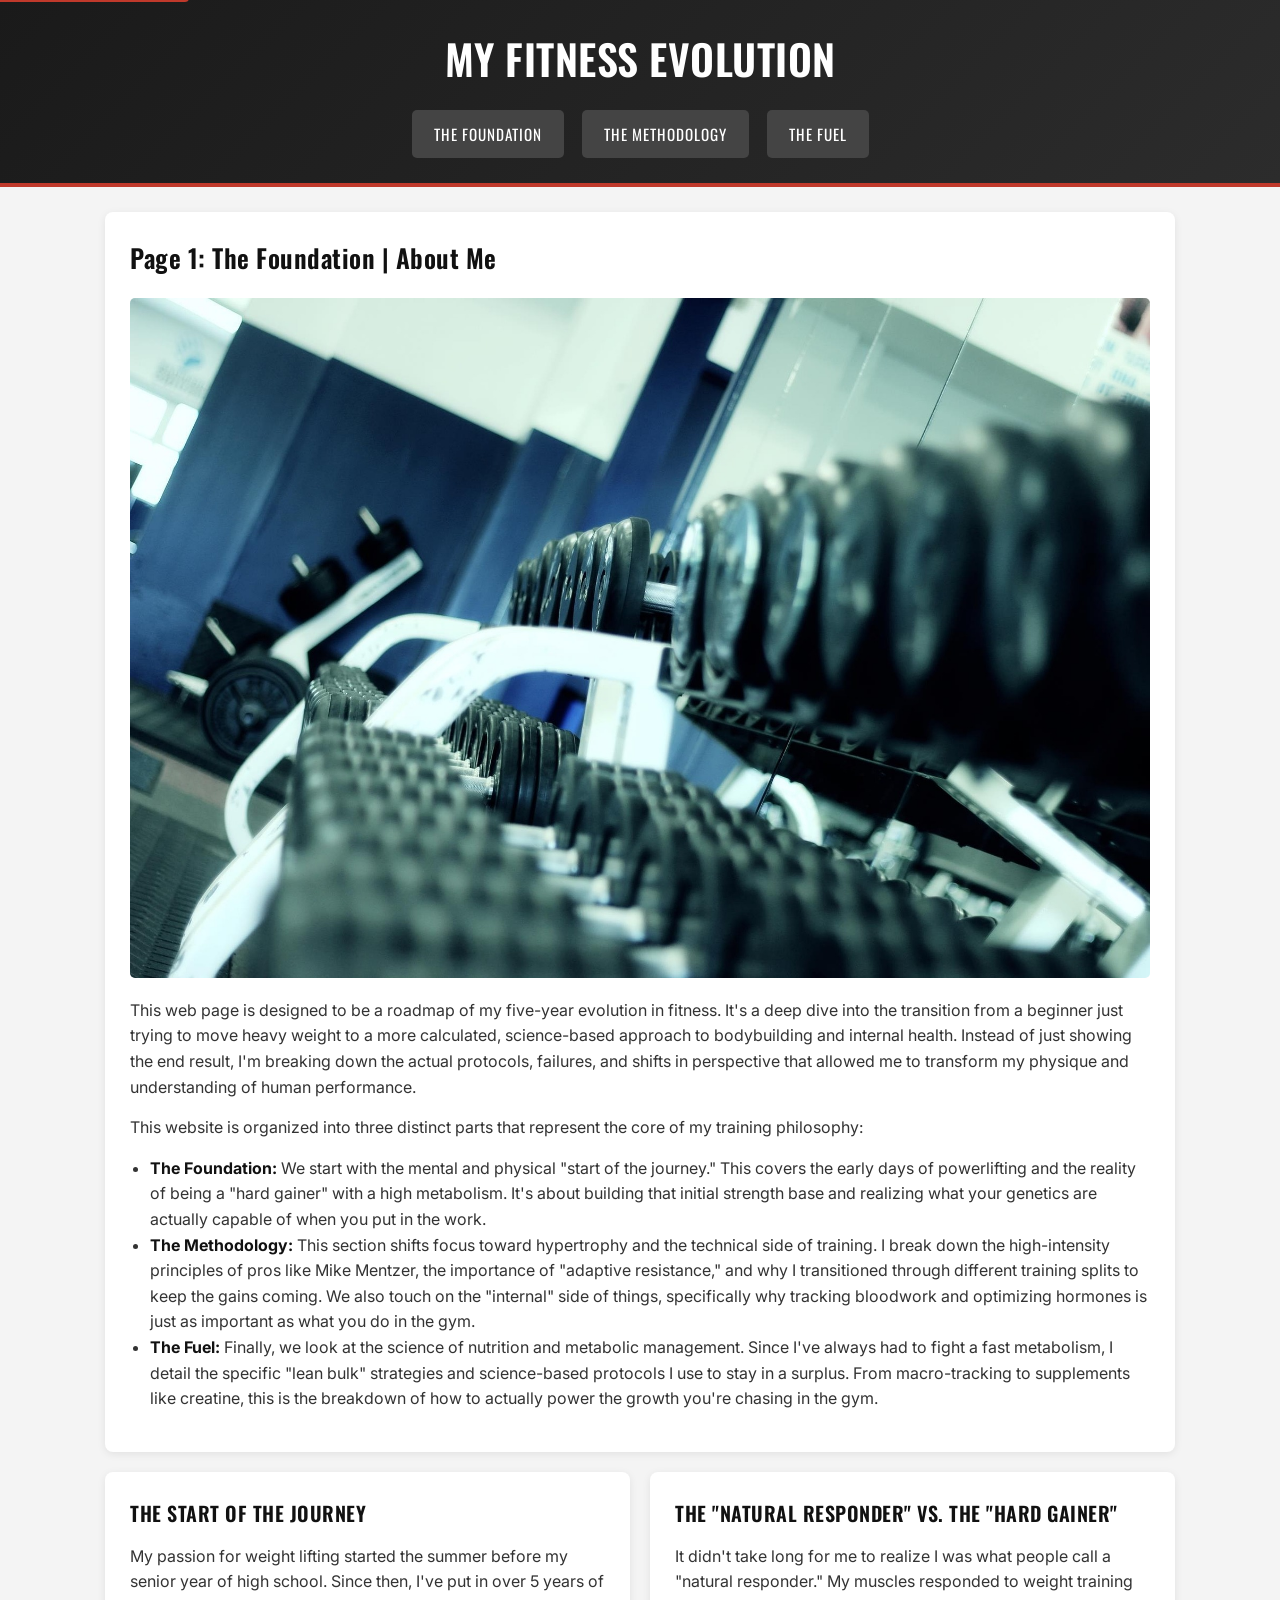
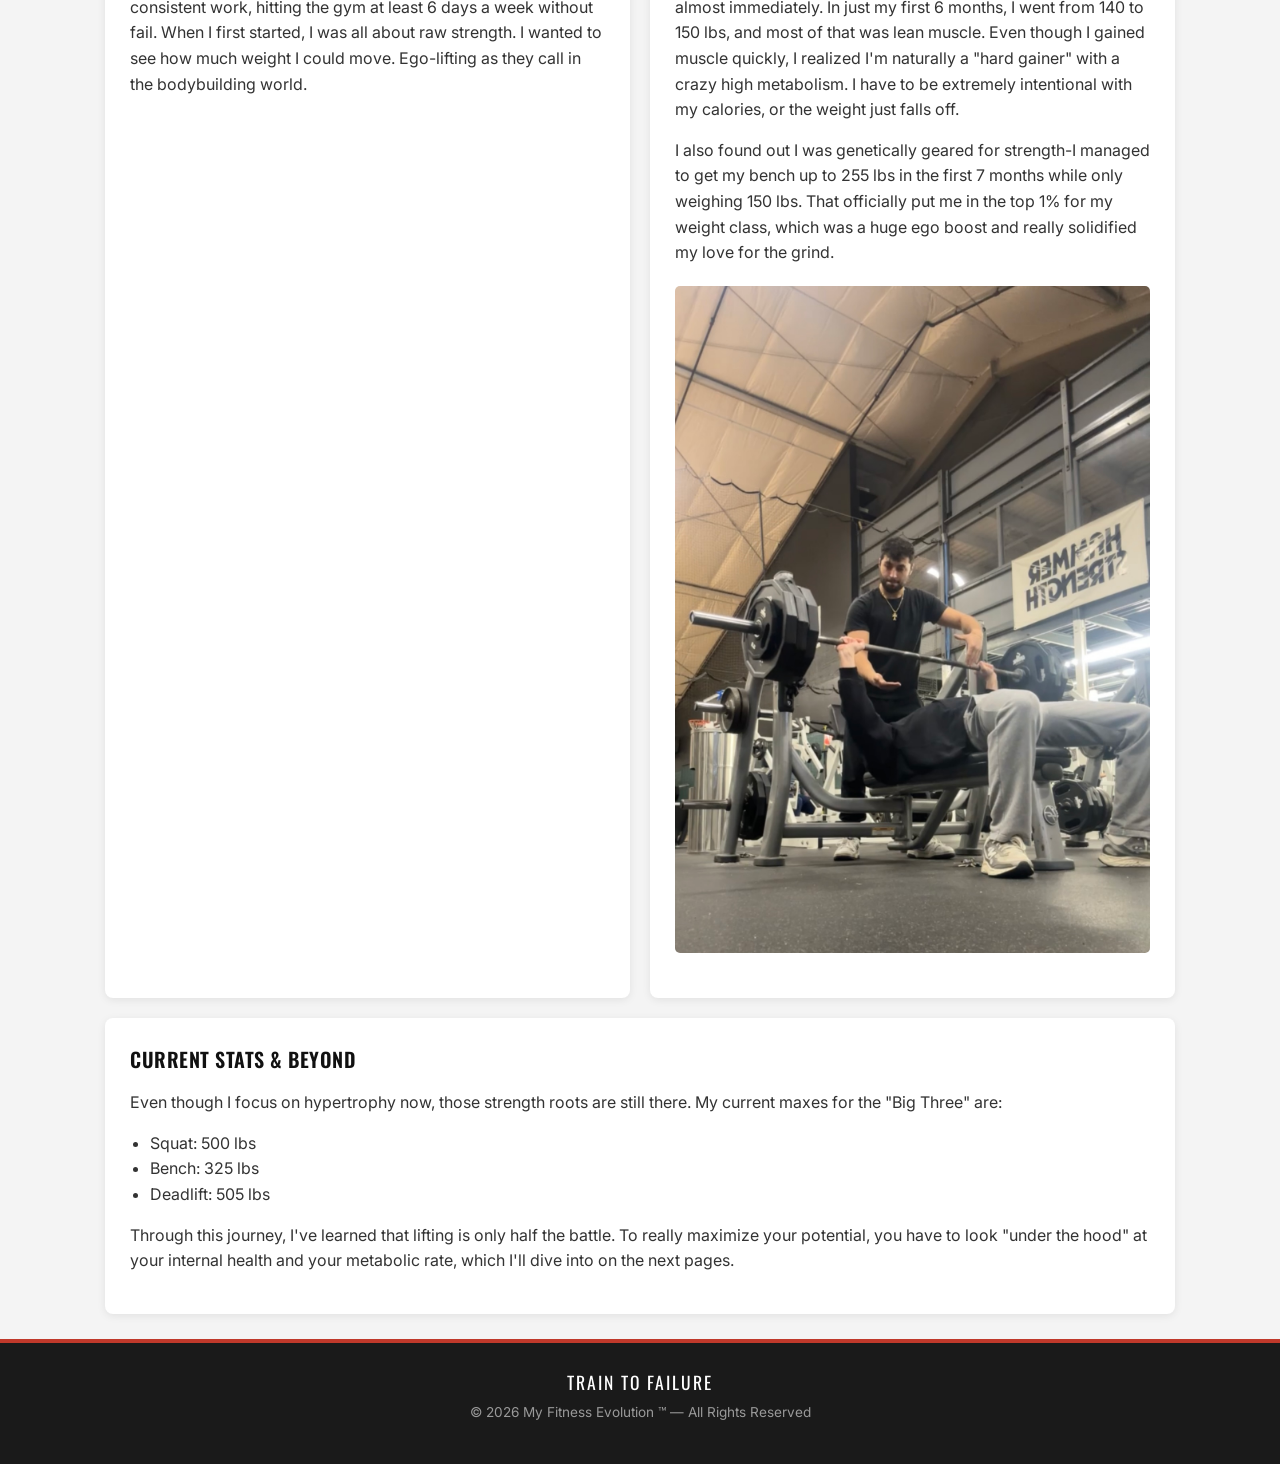
<file: finalproject/index.html>
<!DOCTYPE html>
<html lang="en">
<head>
    <meta charset="UTF-8">
    <meta name="viewport" content="width=device-width, initial-scale=1.0">
    <title>The Foundation | About Me</title>
    <link rel="shortcut icon" type="image/x-icon" href="favicon.ico">
    <link rel="preconnect" href="https://fonts.googleapis.com">
    <link rel="preconnect" href="https://fonts.gstatic.com" crossorigin>
    <link href="https://fonts.googleapis.com/css2?family=Inter:wght@400;600&family=Oswald:wght@500;600;700&display=swap" rel="stylesheet">
    <link rel="stylesheet" href="styles.css">
</head>
<body>

    <a href="#main" class="skip-link">Skip to main content</a>

    <header>
        <h1>My Fitness Evolution</h1>
        <nav>
            <a href="index.html">The Foundation</a> <span>|</span>
            <a href="methodology.html">The Methodology</a> <span>|</span>
            <a href="fuel.html">The Fuel</a>
        </nav>
    </header>

    <main id="main">
        <section>
            <h2>Page 1: The Foundation | About Me</h2>
            <img src="../images/dumbbells.jpg" alt="Row of dumbbells on a rack">

            <p>This web page is designed to be a roadmap of my five-year evolution in fitness. It's a deep dive into the transition from a beginner just trying to move heavy weight to a more calculated, science-based approach to bodybuilding and internal health. Instead of just showing the end result, I'm breaking down the actual protocols, failures, and shifts in perspective that allowed me to transform my physique and understanding of human performance.</p>

            <p>This website is organized into three distinct parts that represent the core of my training philosophy:</p>
            <ul>
                <li><strong>The Foundation:</strong> We start with the mental and physical "start of the journey." This covers the early days of powerlifting and the reality of being a "hard gainer" with a high metabolism. It's about building that initial strength base and realizing what your genetics are actually capable of when you put in the work.</li>
                <li><strong>The Methodology:</strong> This section shifts focus toward hypertrophy and the technical side of training. I break down the high-intensity principles of pros like Mike Mentzer, the importance of "adaptive resistance," and why I transitioned through different training splits to keep the gains coming. We also touch on the "internal" side of things, specifically why tracking bloodwork and optimizing hormones is just as important as what you do in the gym.</li>
                <li><strong>The Fuel:</strong> Finally, we look at the science of nutrition and metabolic management. Since I've always had to fight a fast metabolism, I detail the specific "lean bulk" strategies and science-based protocols I use to stay in a surplus. From macro-tracking to supplements like creatine, this is the breakdown of how to actually power the growth you're chasing in the gym.</li>
            </ul>
        </section>

        <section>
            <h3>The Start of the Journey</h3>
            <p>My passion for weight lifting started the summer before my senior year of high school. Since then, I've put in over 5 years of consistent work, hitting the gym at least 6 days a week without fail. When I first started, I was all about raw strength. I wanted to see how much weight I could move. Ego-lifting as they call in the bodybuilding world.</p>
        </section>

        <section>
            <h3>The "Natural Responder" vs. The "Hard Gainer"</h3>
            <p>It didn't take long for me to realize I was what people call a "natural responder." My muscles responded to weight training almost immediately. In just my first 6 months, I went from 140 to 150 lbs, and most of that was lean muscle. Even though I gained muscle quickly, I realized I'm naturally a "hard gainer" with a crazy high metabolism. I have to be extremely intentional with my calories, or the weight just falls off.</p>
            <p>I also found out I was genetically geared for strength-I managed to get my bench up to 255 lbs in the first 7 months while only weighing 150 lbs. That officially put me in the top 1% for my weight class, which was a huge ego boost and really solidified my love for the grind.</p>

            <img src="../images/mybench.jpg" alt="Spotter helping with a heavy barbell bench press">
        </section>

        <section>
            <h3>Current Stats & Beyond</h3>
            <p>Even though I focus on hypertrophy now, those strength roots are still there. My current maxes for the "Big Three" are:</p>
            <ul>
                <li>Squat: 500 lbs</li>
                <li>Bench: 325 lbs</li>
                <li>Deadlift: 505 lbs</li>
            </ul>
            <p>Through this journey, I've learned that lifting is only half the battle. To really maximize your potential, you have to look "under the hood" at your internal health and your metabolic rate, which I'll dive into on the next pages.</p>
        </section>
    </main>

    <footer>
        <p class="footer-blurb">Train to Failure</p>
        <p class="footer-copyright">&copy; 2026 My Fitness Evolution &trade; — All Rights Reserved</p>
    </footer>

</body>
</html>
</file>
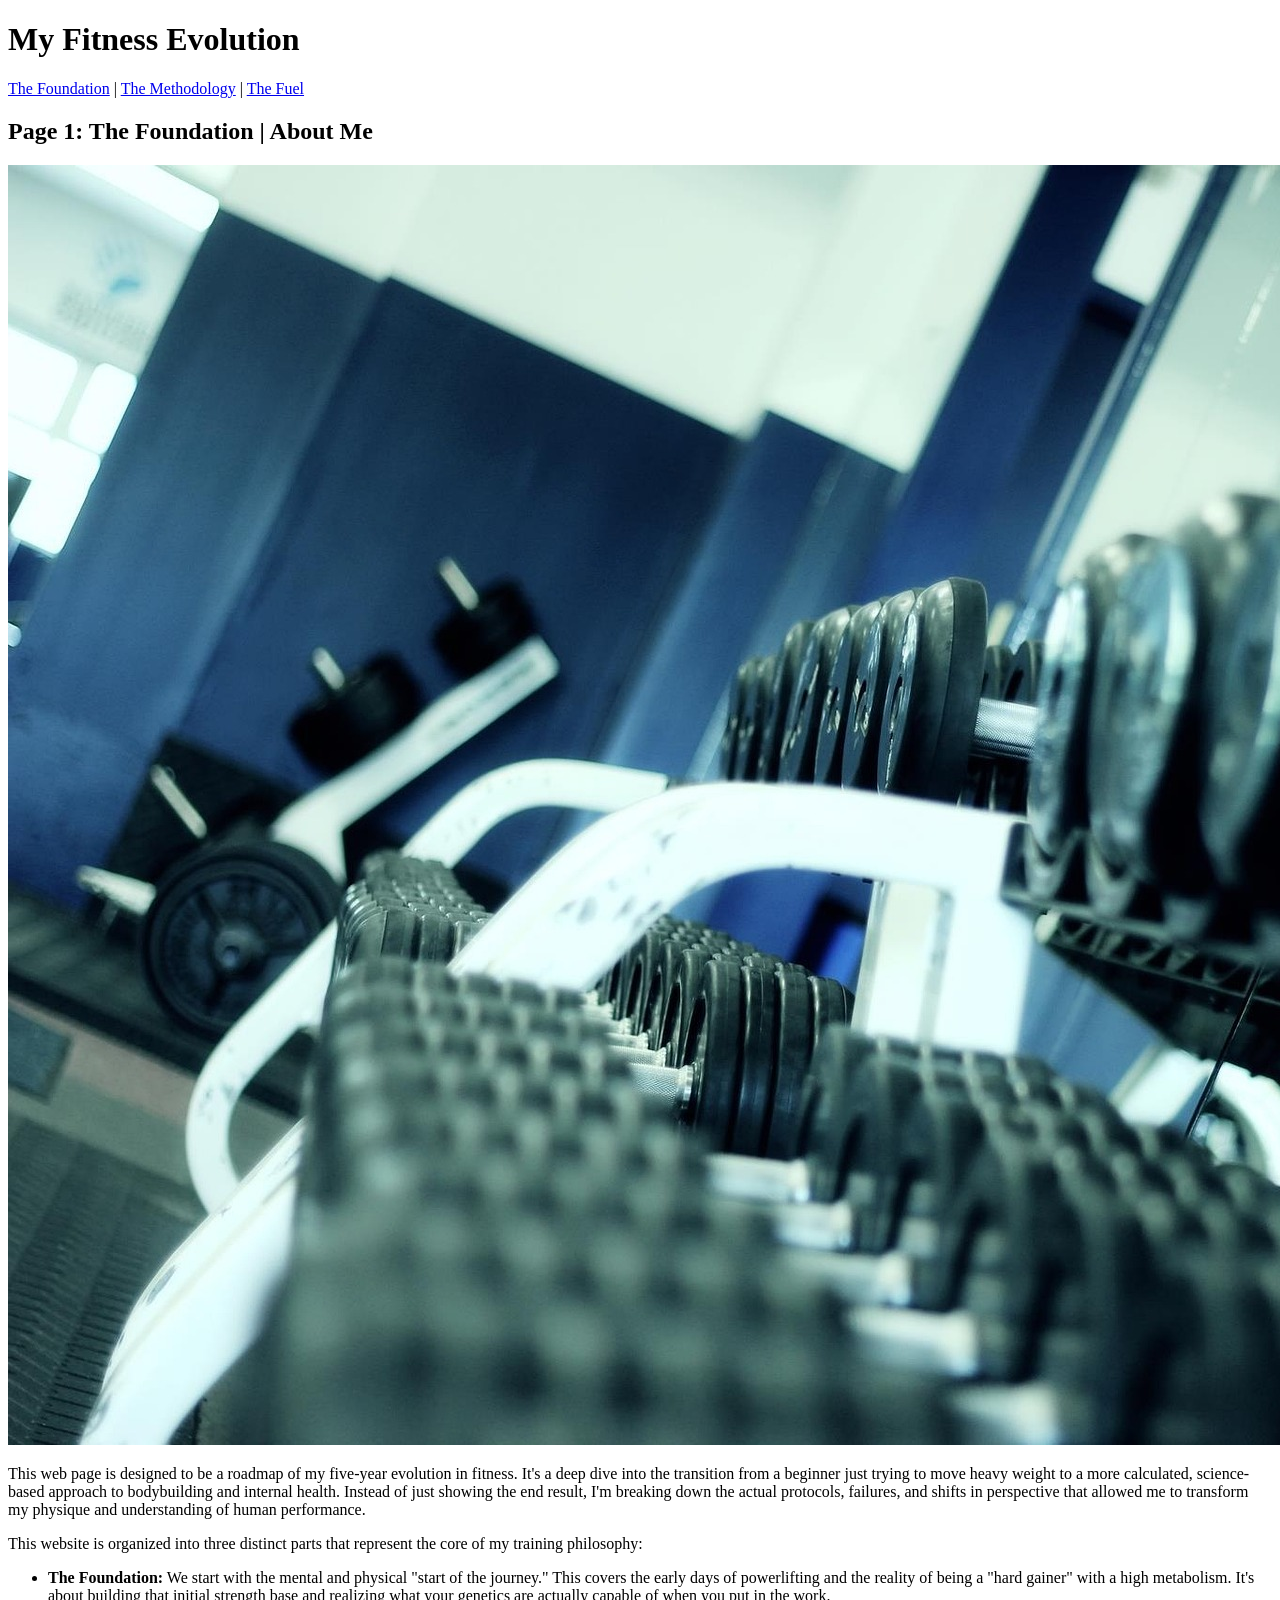
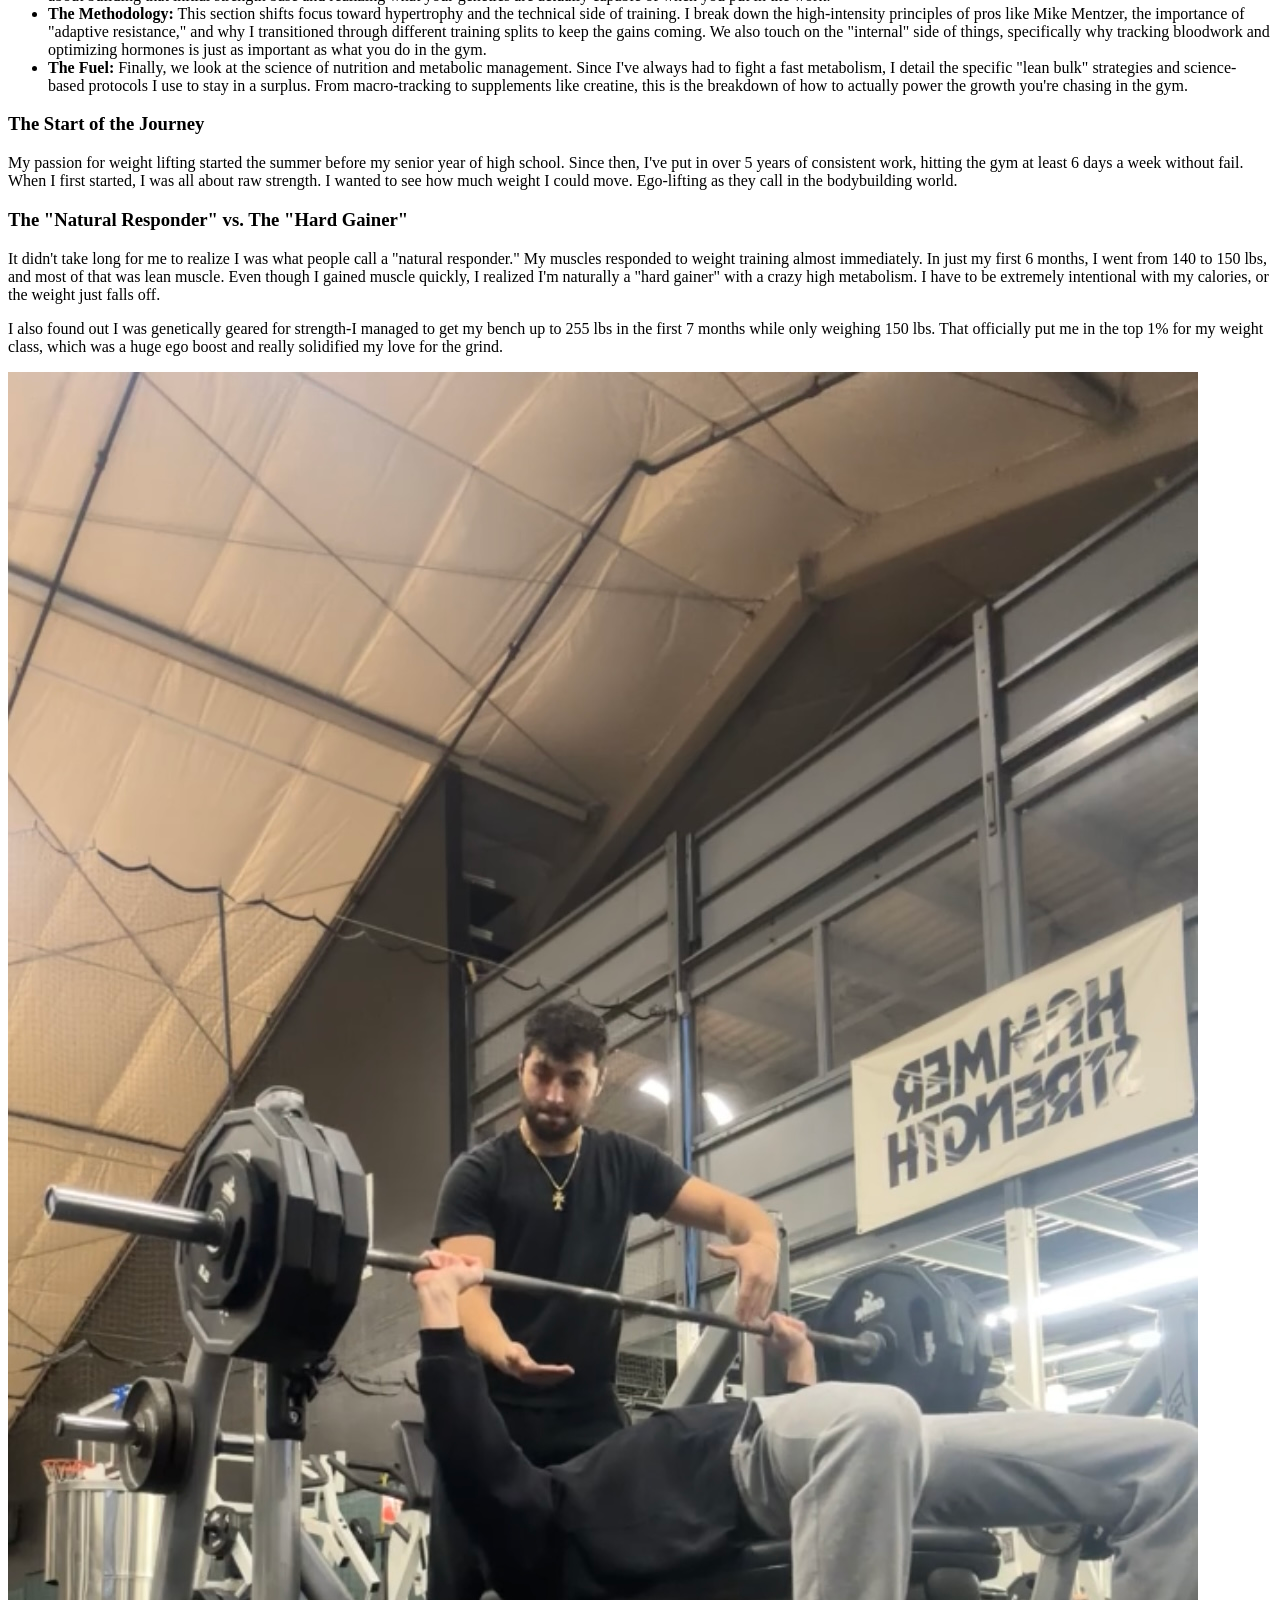
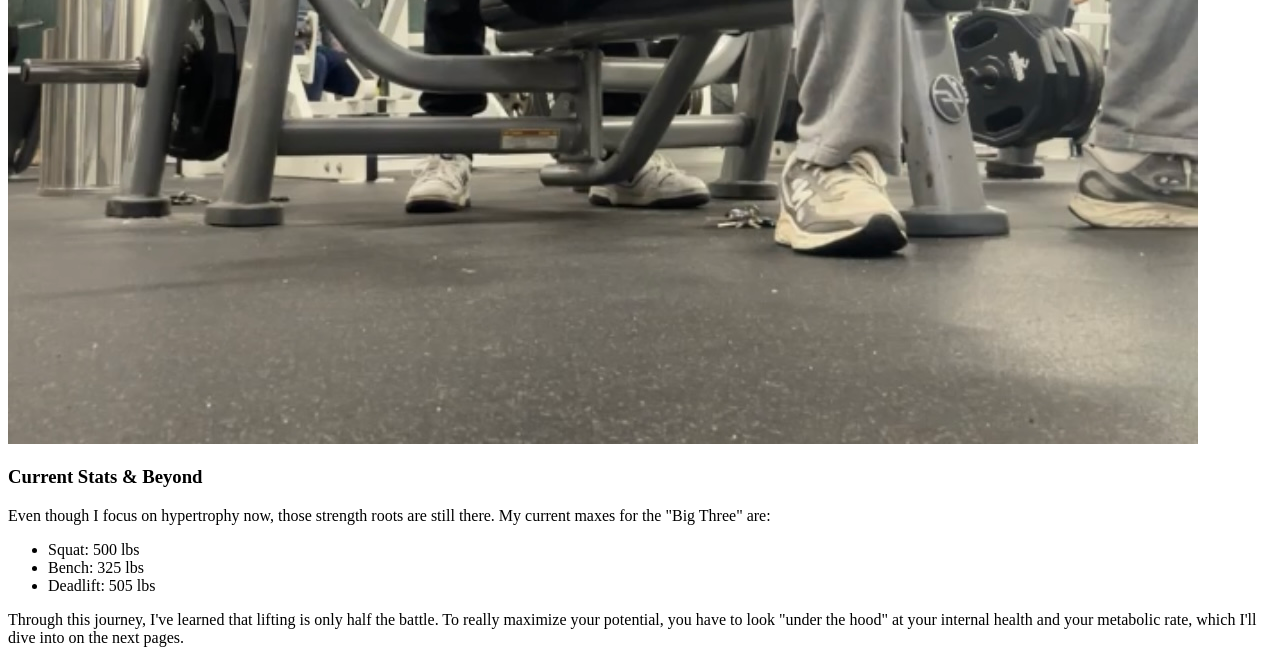
<file: project5/index.html>
<!DOCTYPE html>
<html lang="en">
<head>
    <meta charset="UTF-8">
    <meta name="viewport" content="width=device-width, initial-scale=1.0">
    <title>The Foundation | About Me</title>
</head>
<body>

    <header>
        <h1>My Fitness Evolution</h1>
        <nav>
            <a href="index.html">The Foundation</a> <span>|</span> 
            <a href="methodology.html">The Methodology</a> <span>|</span> 
            <a href="fuel.html">The Fuel</a>
        </nav>
    </header>

    <main>
        <section>
            <h2>Page 1: The Foundation | About Me</h2>
            <img src="../images/dumbbells.jpg" alt="Row of dumbbells on a rack">
            
            <p>This web page is designed to be a roadmap of my five-year evolution in fitness. It's a deep dive into the transition from a beginner just trying to move heavy weight to a more calculated, science-based approach to bodybuilding and internal health. Instead of just showing the end result, I'm breaking down the actual protocols, failures, and shifts in perspective that allowed me to transform my physique and understanding of human performance.</p>
            
            <p>This website is organized into three distinct parts that represent the core of my training philosophy:</p>
            <ul>
                <li><strong>The Foundation:</strong> We start with the mental and physical "start of the journey." This covers the early days of powerlifting and the reality of being a "hard gainer" with a high metabolism. It's about building that initial strength base and realizing what your genetics are actually capable of when you put in the work.</li>
                <li><strong>The Methodology:</strong> This section shifts focus toward hypertrophy and the technical side of training. I break down the high-intensity principles of pros like Mike Mentzer, the importance of "adaptive resistance," and why I transitioned through different training splits to keep the gains coming. We also touch on the "internal" side of things, specifically why tracking bloodwork and optimizing hormones is just as important as what you do in the gym.</li>
                <li><strong>The Fuel:</strong> Finally, we look at the science of nutrition and metabolic management. Since I've always had to fight a fast metabolism, I detail the specific "lean bulk" strategies and science-based protocols I use to stay in a surplus. From macro-tracking to supplements like creatine, this is the breakdown of how to actually power the growth you're chasing in the gym.</li>
            </ul>
        </section>

        <section>
            <h3>The Start of the Journey</h3>
            <p>My passion for weight lifting started the summer before my senior year of high school. Since then, I've put in over 5 years of consistent work, hitting the gym at least 6 days a week without fail. When I first started, I was all about raw strength. I wanted to see how much weight I could move. Ego-lifting as they call in the bodybuilding world.</p>
        </section>

        <section>
            <h3>The "Natural Responder" vs. The "Hard Gainer"</h3>
            <p>It didn't take long for me to realize I was what people call a "natural responder." My muscles responded to weight training almost immediately. In just my first 6 months, I went from 140 to 150 lbs, and most of that was lean muscle. Even though I gained muscle quickly, I realized I'm naturally a "hard gainer" with a crazy high metabolism. I have to be extremely intentional with my calories, or the weight just falls off.</p>
            <p>I also found out I was genetically geared for strength-I managed to get my bench up to 255 lbs in the first 7 months while only weighing 150 lbs. That officially put me in the top 1% for my weight class, which was a huge ego boost and really solidified my love for the grind.</p>
            
            <img src="../images/mybench.jpg" alt="Spotter helping with a heavy barbell bench press">
        </section>

        <section>
            <h3>Current Stats & Beyond</h3>
            <p>Even though I focus on hypertrophy now, those strength roots are still there. My current maxes for the "Big Three" are:</p>
            <ul>
                <li>Squat: 500 lbs</li>
                <li>Bench: 325 lbs</li>
                <li>Deadlift: 505 lbs</li>
            </ul>
            <p>Through this journey, I've learned that lifting is only half the battle. To really maximize your potential, you have to look "under the hood" at your internal health and your metabolic rate, which I'll dive into on the next pages.</p>
        </section>
    </main>

</body>
</html>
</file>
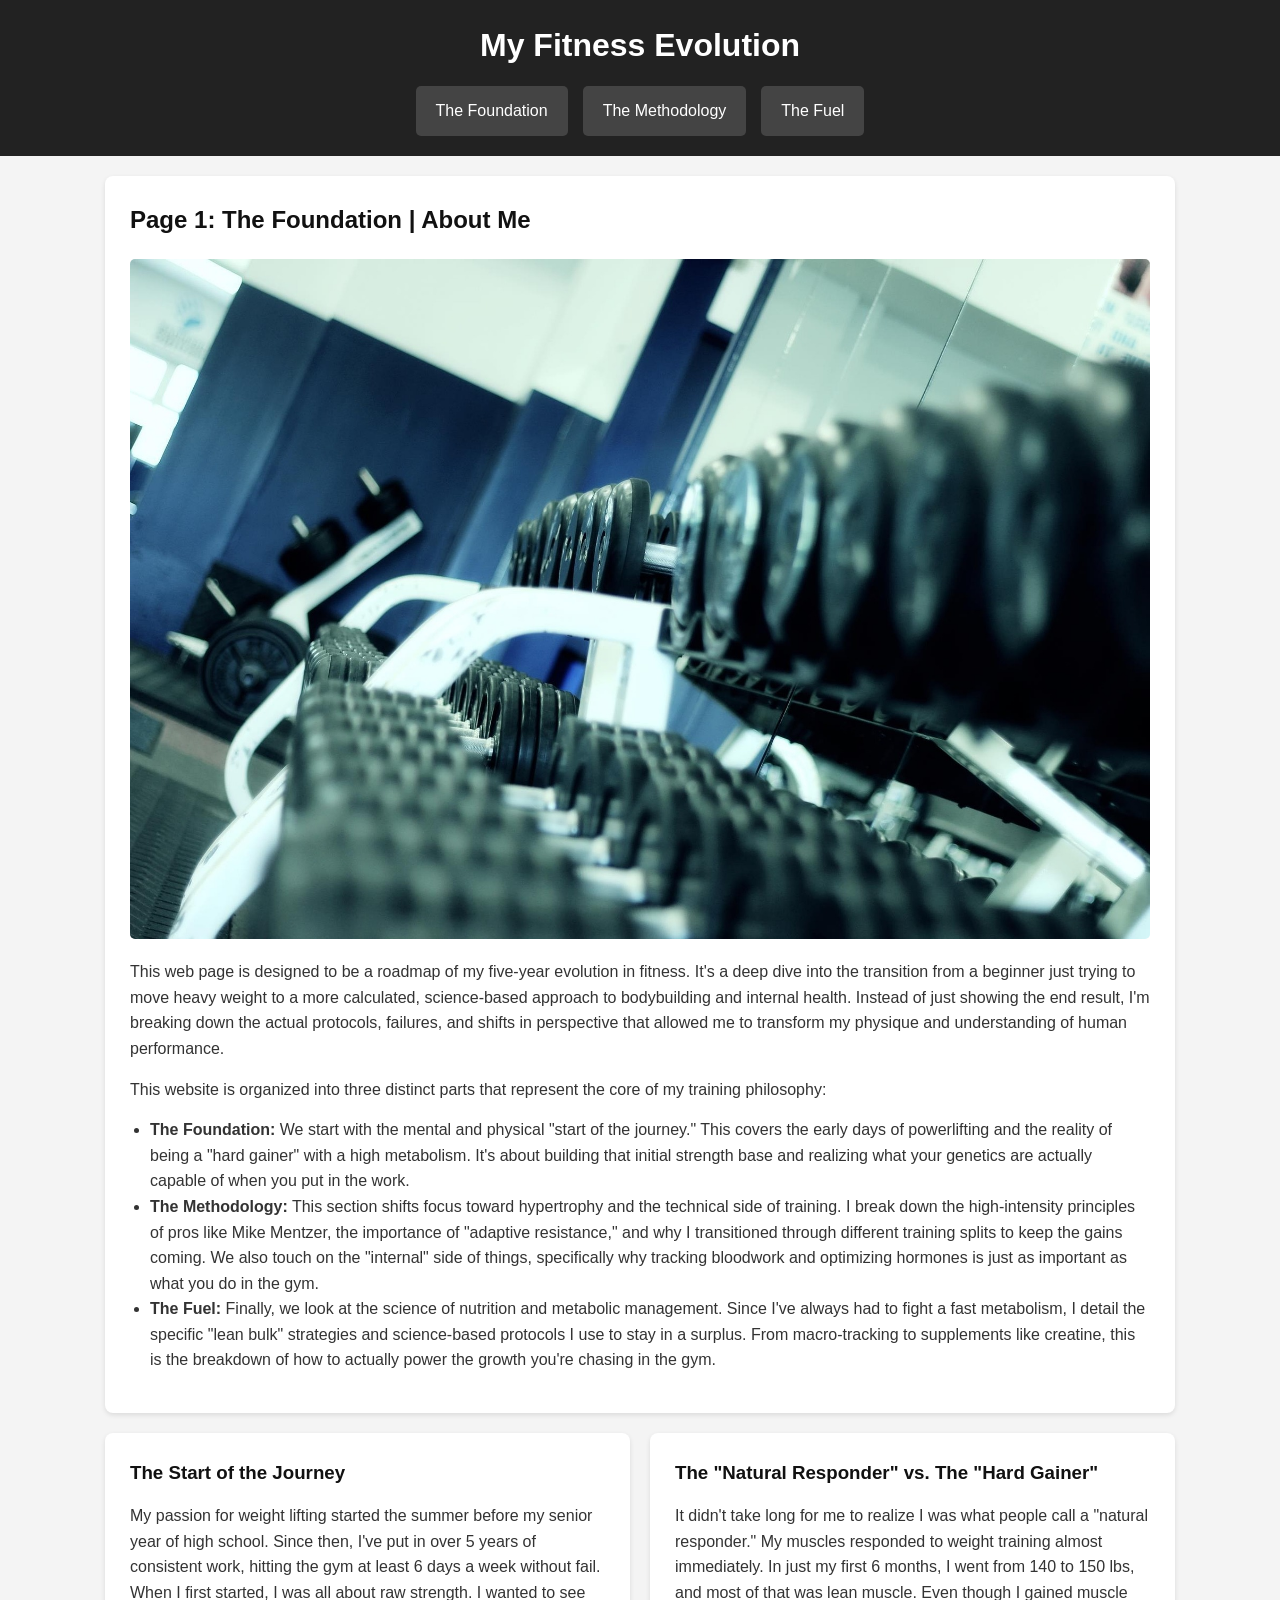
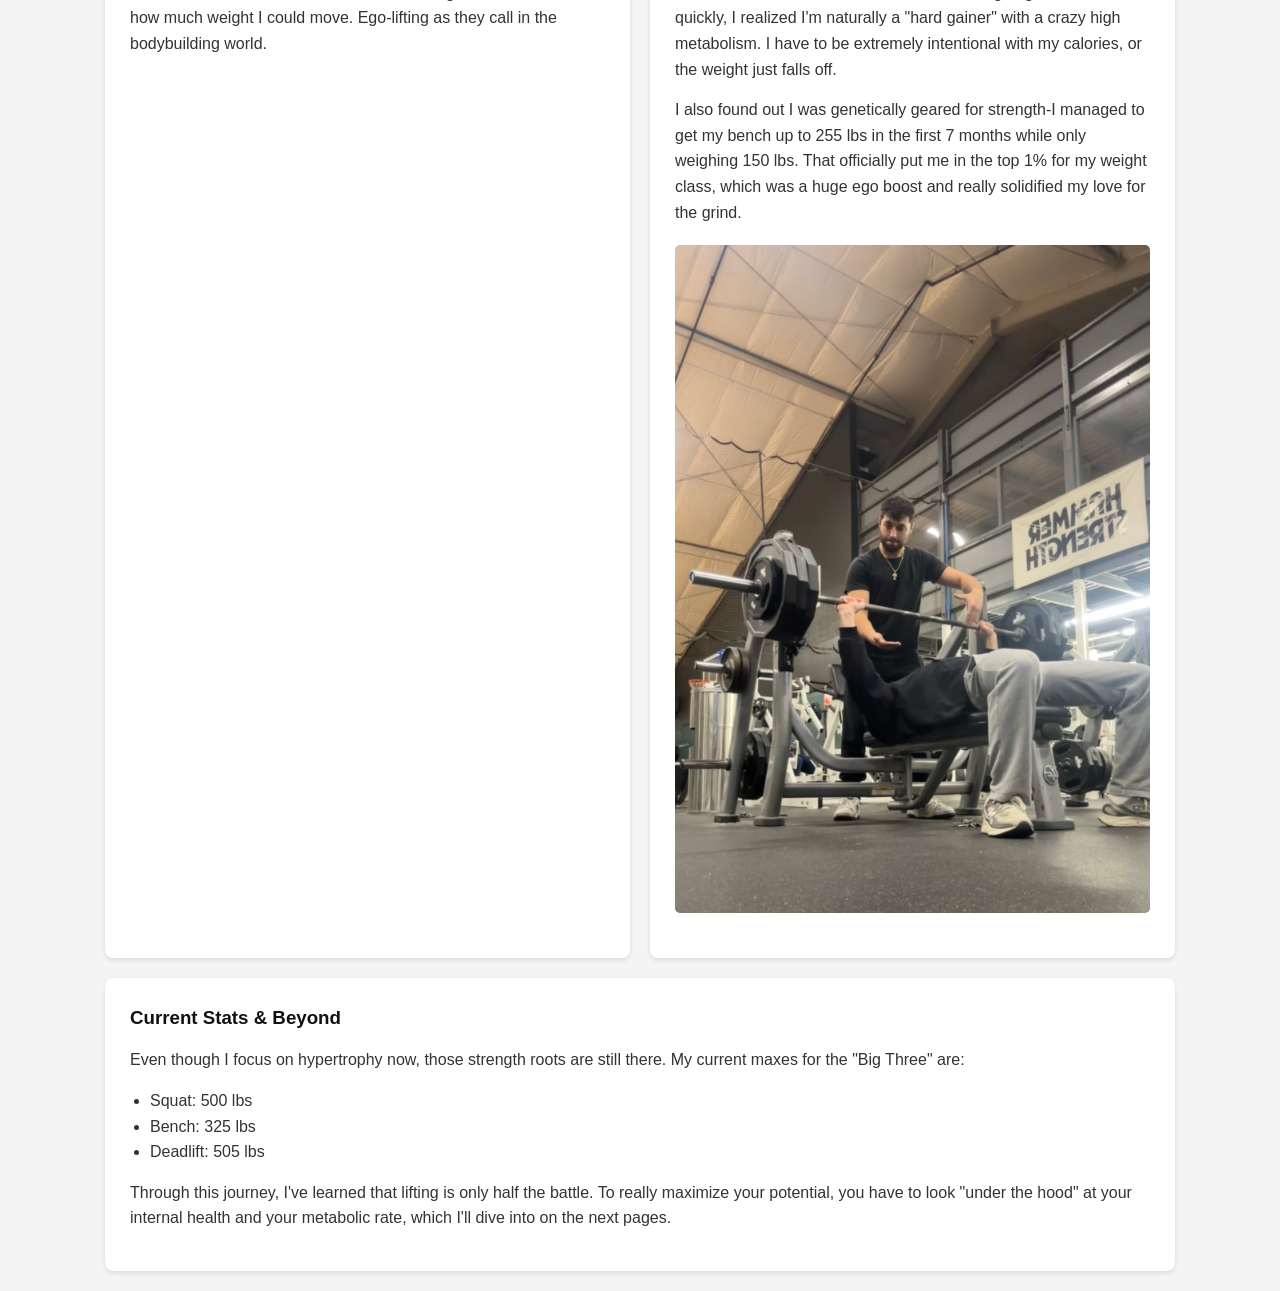
<file: project7/index.html>
<!DOCTYPE html>
<html lang="en">
<head>
    <meta charset="UTF-8">
    <meta name="viewport" content="width=device-width, initial-scale=1.0">
    <title>The Foundation | About Me</title>
    <link rel="stylesheet" href="styles.css">
</head>
<body>

    <header>
        <h1>My Fitness Evolution</h1>
        <nav>
            <a href="index.html">The Foundation</a> <span>|</span> 
            <a href="methodology.html">The Methodology</a> <span>|</span> 
            <a href="fuel.html">The Fuel</a>
        </nav>
    </header>

    <main>
        <section>
            <h2>Page 1: The Foundation | About Me</h2>
            <img src="../images/dumbbells.jpg" alt="Row of dumbbells on a rack">
            
            <p>This web page is designed to be a roadmap of my five-year evolution in fitness. It's a deep dive into the transition from a beginner just trying to move heavy weight to a more calculated, science-based approach to bodybuilding and internal health. Instead of just showing the end result, I'm breaking down the actual protocols, failures, and shifts in perspective that allowed me to transform my physique and understanding of human performance.</p>
            
            <p>This website is organized into three distinct parts that represent the core of my training philosophy:</p>
            <ul>
                <li><strong>The Foundation:</strong> We start with the mental and physical "start of the journey." This covers the early days of powerlifting and the reality of being a "hard gainer" with a high metabolism. It's about building that initial strength base and realizing what your genetics are actually capable of when you put in the work.</li>
                <li><strong>The Methodology:</strong> This section shifts focus toward hypertrophy and the technical side of training. I break down the high-intensity principles of pros like Mike Mentzer, the importance of "adaptive resistance," and why I transitioned through different training splits to keep the gains coming. We also touch on the "internal" side of things, specifically why tracking bloodwork and optimizing hormones is just as important as what you do in the gym.</li>
                <li><strong>The Fuel:</strong> Finally, we look at the science of nutrition and metabolic management. Since I've always had to fight a fast metabolism, I detail the specific "lean bulk" strategies and science-based protocols I use to stay in a surplus. From macro-tracking to supplements like creatine, this is the breakdown of how to actually power the growth you're chasing in the gym.</li>
            </ul>
        </section>

        <section>
            <h3>The Start of the Journey</h3>
            <p>My passion for weight lifting started the summer before my senior year of high school. Since then, I've put in over 5 years of consistent work, hitting the gym at least 6 days a week without fail. When I first started, I was all about raw strength. I wanted to see how much weight I could move. Ego-lifting as they call in the bodybuilding world.</p>
        </section>

        <section>
            <h3>The "Natural Responder" vs. The "Hard Gainer"</h3>
            <p>It didn't take long for me to realize I was what people call a "natural responder." My muscles responded to weight training almost immediately. In just my first 6 months, I went from 140 to 150 lbs, and most of that was lean muscle. Even though I gained muscle quickly, I realized I'm naturally a "hard gainer" with a crazy high metabolism. I have to be extremely intentional with my calories, or the weight just falls off.</p>
            <p>I also found out I was genetically geared for strength-I managed to get my bench up to 255 lbs in the first 7 months while only weighing 150 lbs. That officially put me in the top 1% for my weight class, which was a huge ego boost and really solidified my love for the grind.</p>
            
            <img src="../images/mybench.jpg" alt="Spotter helping with a heavy barbell bench press">
        </section>

        <section>
            <h3>Current Stats & Beyond</h3>
            <p>Even though I focus on hypertrophy now, those strength roots are still there. My current maxes for the "Big Three" are:</p>
            <ul>
                <li>Squat: 500 lbs</li>
                <li>Bench: 325 lbs</li>
                <li>Deadlift: 505 lbs</li>
            </ul>
            <p>Through this journey, I've learned that lifting is only half the battle. To really maximize your potential, you have to look "under the hood" at your internal health and your metabolic rate, which I'll dive into on the next pages.</p>
        </section>
    </main>

</body>
</html>
</file>
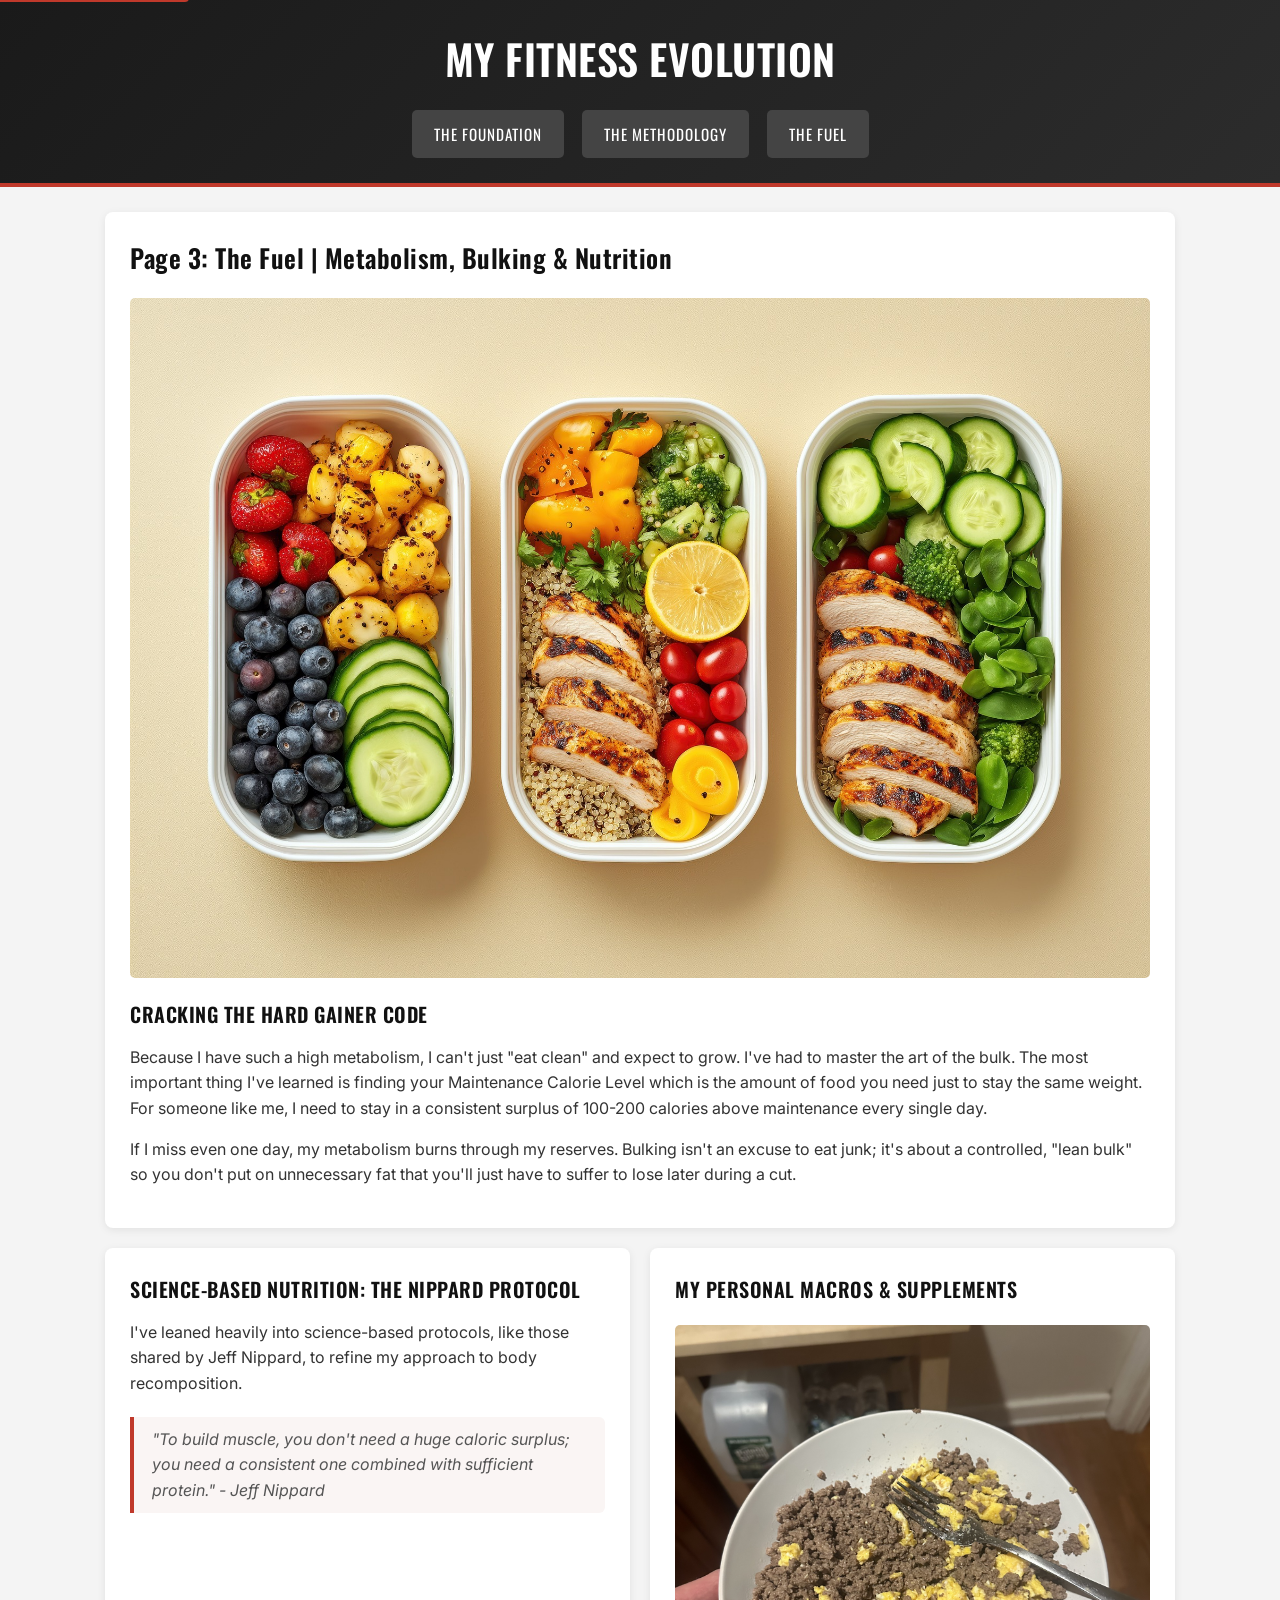
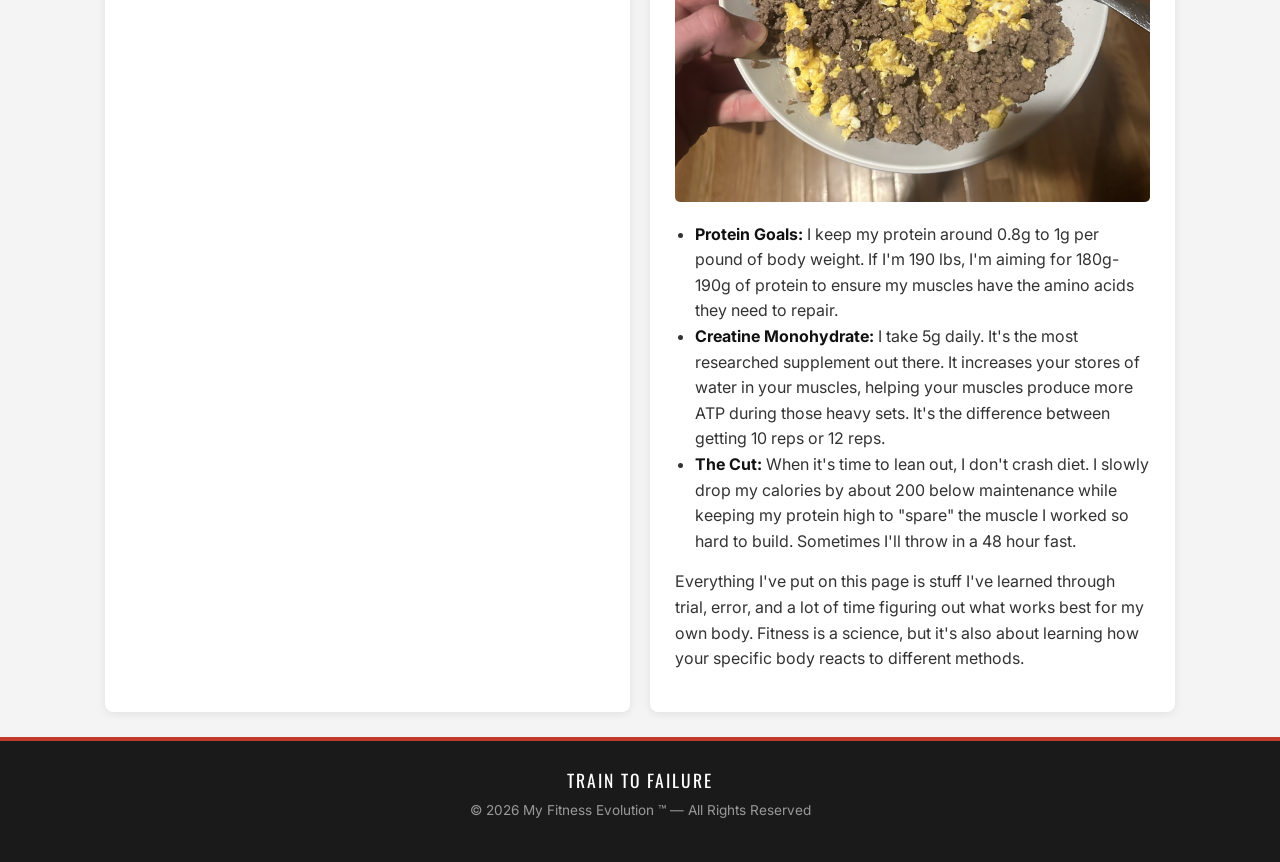
<file: finalproject/fuel.html>
<!DOCTYPE html>
<html lang="en">
<head>
    <meta charset="UTF-8">
    <meta name="viewport" content="width=device-width, initial-scale=1.0">
    <title>The Fuel | Metabolism, Bulking & Nutrition</title>
    <link rel="shortcut icon" type="image/x-icon" href="favicon.ico">
    <link rel="preconnect" href="https://fonts.googleapis.com">
    <link rel="preconnect" href="https://fonts.gstatic.com" crossorigin>
    <link href="https://fonts.googleapis.com/css2?family=Inter:wght@400;600&family=Oswald:wght@500;600;700&display=swap" rel="stylesheet">
    <link rel="stylesheet" href="styles.css">
</head>
<body>

    <a href="#main" class="skip-link">Skip to main content</a>

    <header>
        <h1>My Fitness Evolution</h1>
        <nav>
            <a href="index.html">The Foundation</a>
            <span>|</span>
            <a href="methodology.html">The Methodology</a>
            <span>|</span>
            <a href="fuel.html">The Fuel</a>
        </nav>
    </header>

    <main id="main">
        <section>
            <h2>Page 3: The Fuel | Metabolism, Bulking & Nutrition</h2>

            <img src="../images/mealprep.jpg" alt="Three meal prep containers with healthy food">

            <h3>Cracking the Hard Gainer Code</h3>
            <p>Because I have such a high metabolism, I can't just "eat clean" and expect to grow. I've had to master the art of the bulk. The most important thing I've learned is finding your Maintenance Calorie Level which is the amount of food you need just to stay the same weight. For someone like me, I need to stay in a consistent surplus of 100-200 calories above maintenance every single day.</p>
            <p>If I miss even one day, my metabolism burns through my reserves. Bulking isn't an excuse to eat junk; it's about a controlled, "lean bulk" so you don't put on unnecessary fat that you'll just have to suffer to lose later during a cut.</p>
        </section>

        <section>
            <h3>Science-Based Nutrition: The Nippard Protocol</h3>
            <p>I've leaned heavily into science-based protocols, like those shared by Jeff Nippard, to refine my approach to body recomposition.</p>

            <blockquote>"To build muscle, you don't need a huge caloric surplus; you need a consistent one combined with sufficient protein." - Jeff Nippard</blockquote>
        </section>

        <section>
            <h3>My Personal Macros & Supplements</h3>

            <img src="../images/macros.jpg" alt="A bowl of ground beef and scrambled eggs">

            <ul>
                <li><strong>Protein Goals:</strong> I keep my protein around 0.8g to 1g per pound of body weight. If I'm 190 lbs, I'm aiming for 180g-190g of protein to ensure my muscles have the amino acids they need to repair.</li>
                <li><strong>Creatine Monohydrate:</strong> I take 5g daily. It's the most researched supplement out there. It increases your stores of water in your muscles, helping your muscles produce more ATP during those heavy sets. It's the difference between getting 10 reps or 12 reps.</li>
                <li><strong>The Cut:</strong> When it's time to lean out, I don't crash diet. I slowly drop my calories by about 200 below maintenance while keeping my protein high to "spare" the muscle I worked so hard to build. Sometimes I'll throw in a 48 hour fast.</li>
            </ul>

            <p>Everything I've put on this page is stuff I've learned through trial, error, and a lot of time figuring out what works best for my own body. Fitness is a science, but it's also about learning how your specific body reacts to different methods.</p>
        </section>
    </main>

    <footer>
        <p class="footer-blurb">Train to Failure</p>
        <p class="footer-copyright">&copy; 2026 My Fitness Evolution &trade; — All Rights Reserved</p>
    </footer>

</body>
</html>
</file>
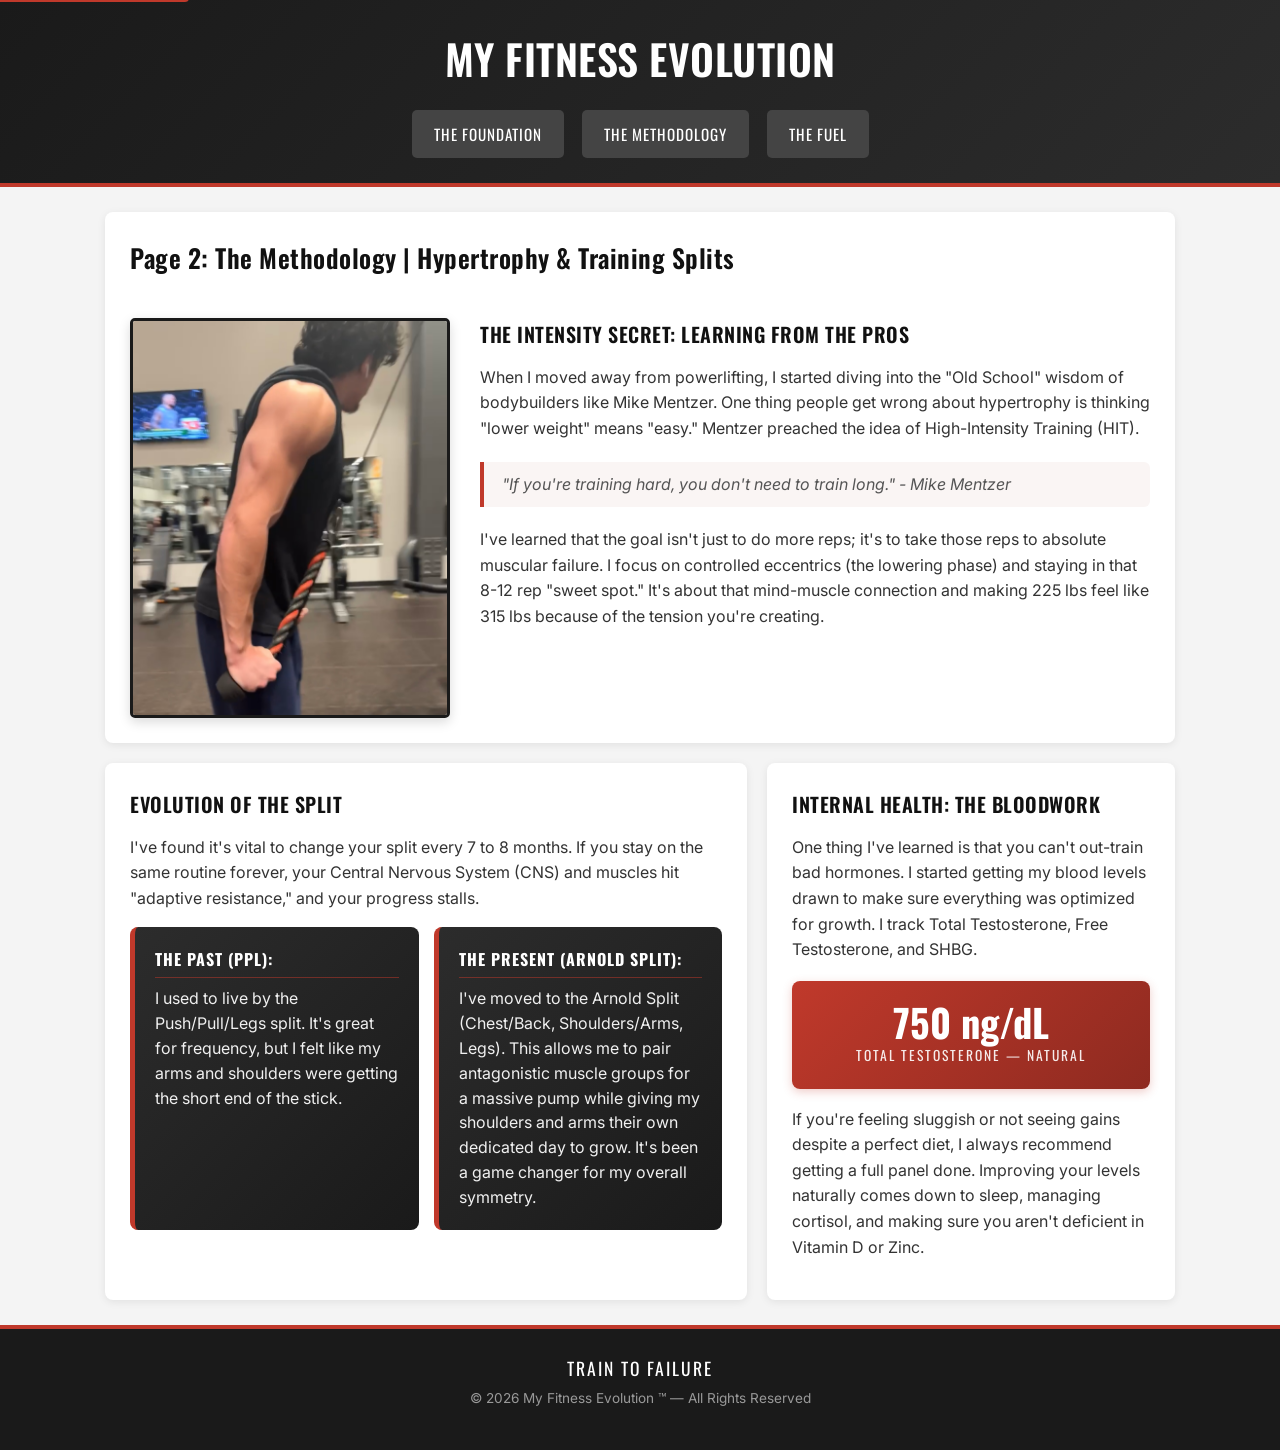
<file: finalproject/methodology.html>
<!DOCTYPE html>
<html lang="en">
<head>
    <meta charset="UTF-8">
    <meta name="viewport" content="width=device-width, initial-scale=1.0">
    <title>The Methodology | Hypertrophy & Training Splits</title>
    <link rel="shortcut icon" type="image/x-icon" href="favicon.ico">
    <link rel="preconnect" href="https://fonts.googleapis.com">
    <link rel="preconnect" href="https://fonts.gstatic.com" crossorigin>
    <link href="https://fonts.googleapis.com/css2?family=Inter:wght@400;600&family=Oswald:wght@500;600;700&display=swap" rel="stylesheet">
    <link rel="stylesheet" href="styles.css">
</head>
<body class="page-methodology">

    <a href="#main" class="skip-link">Skip to main content</a>

    <header>
        <h1>My Fitness Evolution</h1>
        <nav>
            <a href="index.html">The Foundation</a> <span>|</span>
            <a href="methodology.html">The Methodology</a> <span>|</span>
            <a href="fuel.html">The Fuel</a>
        </nav>
    </header>

    <main id="main">
        <section>
            <h2>Page 2: The Methodology | Hypertrophy & Training Splits</h2>

            <img src="../images/hypertrophy.jpg" alt="Performing a tricep pushdown cable exercise">

            <div>
                <h3>The Intensity Secret: Learning from the Pros</h3>
                <p>When I moved away from powerlifting, I started diving into the "Old School" wisdom of bodybuilders like Mike Mentzer. One thing people get wrong about hypertrophy is thinking "lower weight" means "easy." Mentzer preached the idea of High-Intensity Training (HIT).</p>

                <blockquote>"If you're training hard, you don't need to train long." - Mike Mentzer</blockquote>

                <p>I've learned that the goal isn't just to do more reps; it's to take those reps to absolute muscular failure. I focus on controlled eccentrics (the lowering phase) and staying in that 8-12 rep "sweet spot." It's about that mind-muscle connection and making 225 lbs feel like 315 lbs because of the tension you're creating.</p>
            </div>
        </section>

        <section>
            <h3>Evolution of the Split</h3>
            <p>I've found it's vital to change your split every 7 to 8 months. If you stay on the same routine forever, your Central Nervous System (CNS) and muscles hit "adaptive resistance," and your progress stalls.</p>
            <ul>
                <li><strong>The Past (PPL):</strong> I used to live by the Push/Pull/Legs split. It's great for frequency, but I felt like my arms and shoulders were getting the short end of the stick.</li>
                <li><strong>The Present (Arnold Split):</strong> I've moved to the Arnold Split (Chest/Back, Shoulders/Arms, Legs). This allows me to pair antagonistic muscle groups for a massive pump while giving my shoulders and arms their own dedicated day to grow. It's been a game changer for my overall symmetry.</li>
            </ul>
        </section>

        <section>
            <h3>Internal Health: The Bloodwork</h3>
            <p>One thing I've learned is that you can't out-train bad hormones. I started getting my blood levels drawn to make sure everything was optimized for growth. I track Total Testosterone, Free Testosterone, and SHBG.</p>

            <div class="stat-callout">
                <span class="stat-number">750 ng/dL</span>
                <span class="stat-label">Total Testosterone — Natural</span>
            </div>

            <p>If you're feeling sluggish or not seeing gains despite a perfect diet, I always recommend getting a full panel done. Improving your levels naturally comes down to sleep, managing cortisol, and making sure you aren't deficient in Vitamin D or Zinc.</p>
        </section>
    </main>

    <footer>
        <p class="footer-blurb">Train to Failure</p>
        <p class="footer-copyright">&copy; 2026 My Fitness Evolution &trade; — All Rights Reserved</p>
    </footer>

</body>
</html>
</file>
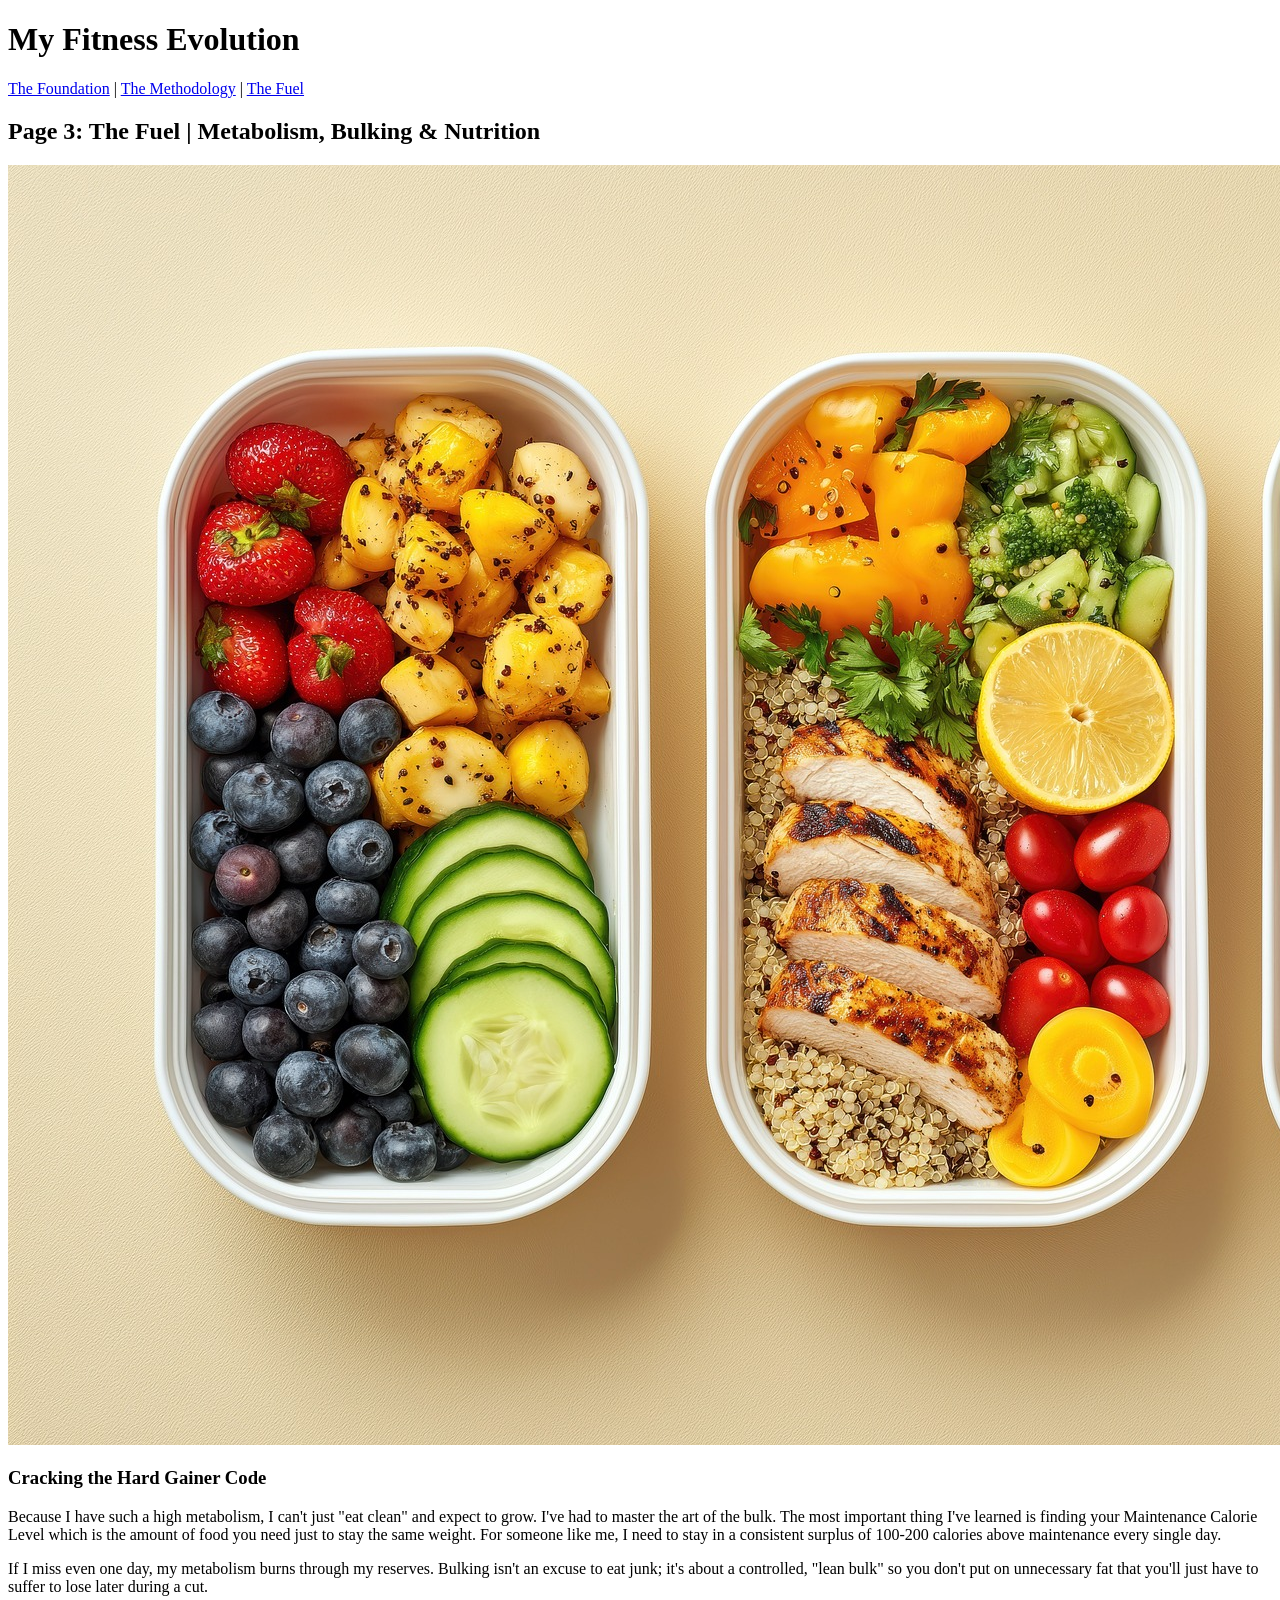
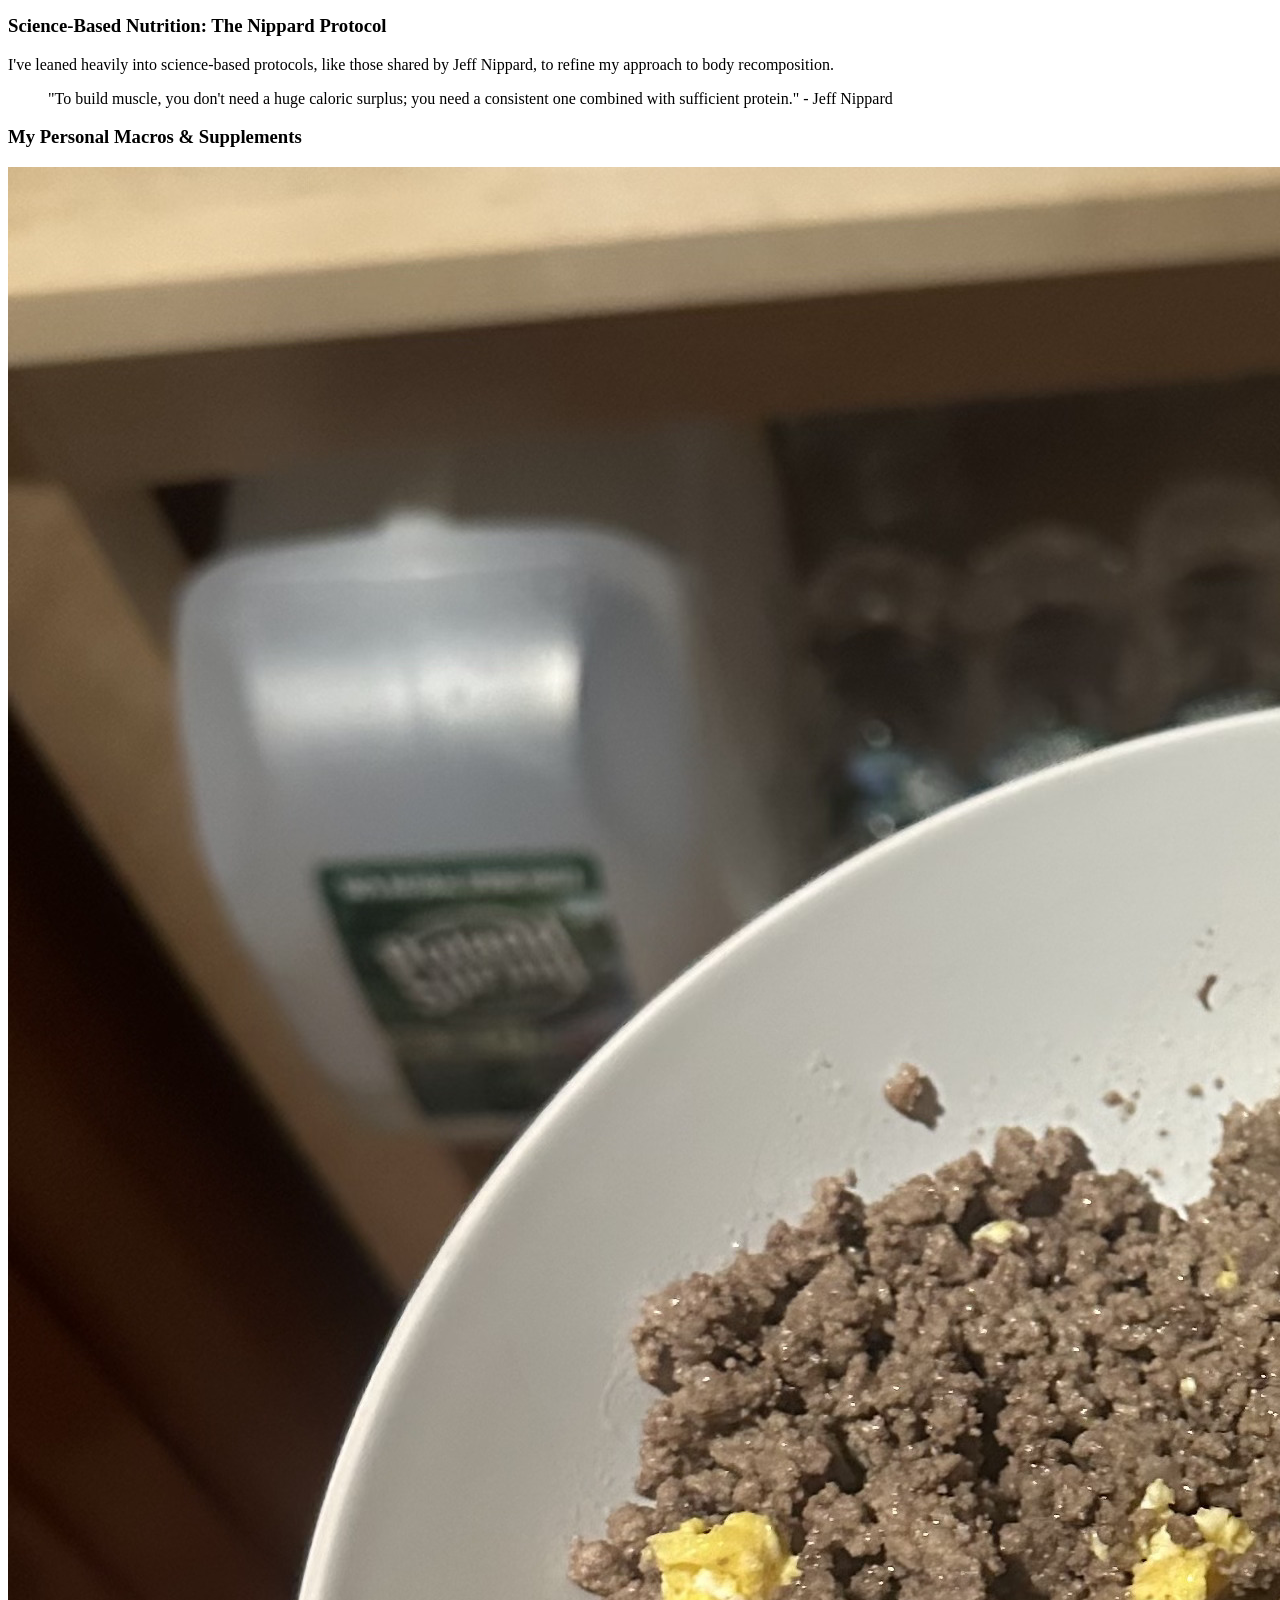
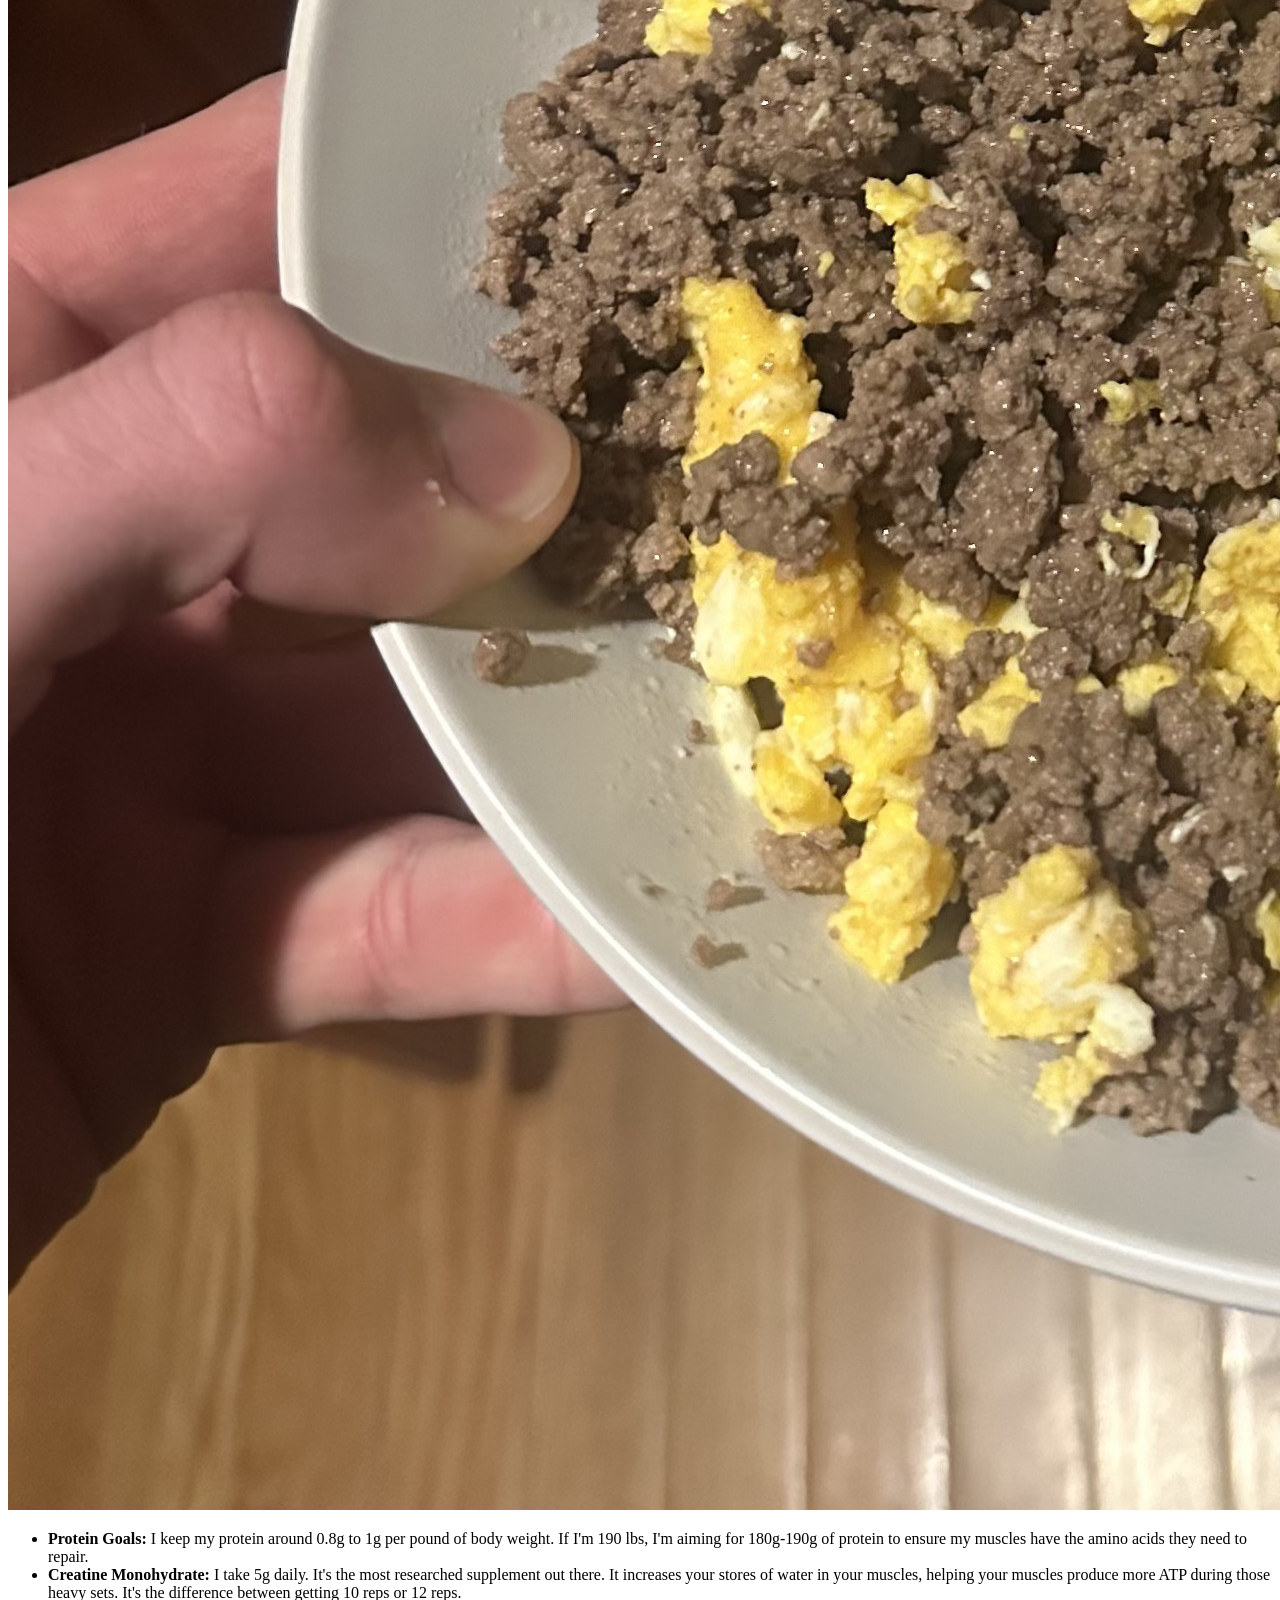
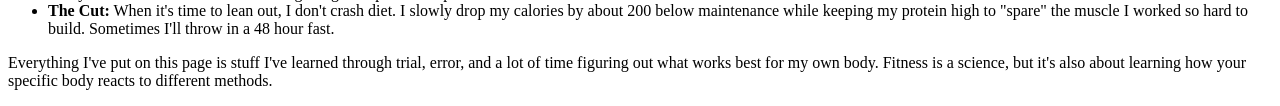
<file: project5/fuel.html>
<!DOCTYPE html>
<html lang="en">
<head>
    <meta charset="UTF-8">
    <meta name="viewport" content="width=device-width, initial-scale=1.0">
    <title>The Fuel | Metabolism, Bulking & Nutrition</title>
</head>
<body>

    <header>
        <h1>My Fitness Evolution</h1>
        <nav>
            <a href="index.html">The Foundation</a> <span>|</span> 
            <a href="methodology.html">The Methodology</a> <span>|</span> 
            <a href="fuel.html">The Fuel</a>
        </nav>
    </header>

    <main>
        <section>
            <h2>Page 3: The Fuel | Metabolism, Bulking & Nutrition</h2>
            
            <img src="../images/mealprep.jpg" alt="Three meal prep containers with healthy food">

            <h3>Cracking the Hard Gainer Code</h3>
            <p>Because I have such a high metabolism, I can't just "eat clean" and expect to grow. I've had to master the art of the bulk. The most important thing I've learned is finding your Maintenance Calorie Level which is the amount of food you need just to stay the same weight. For someone like me, I need to stay in a consistent surplus of 100-200 calories above maintenance every single day.</p>
            <p>If I miss even one day, my metabolism burns through my reserves. Bulking isn't an excuse to eat junk; it's about a controlled, "lean bulk" so you don't put on unnecessary fat that you'll just have to suffer to lose later during a cut.</p>
        </section>

        <section>
            <h3>Science-Based Nutrition: The Nippard Protocol</h3>
            <p>I've leaned heavily into science-based protocols, like those shared by Jeff Nippard, to refine my approach to body recomposition.</p>
            
            <blockquote>"To build muscle, you don't need a huge caloric surplus; you need a consistent one combined with sufficient protein." - Jeff Nippard</blockquote>
        </section>

        <section>
            <h3>My Personal Macros & Supplements</h3>
            
            <img src="../images/macros.jpg" alt="A bowl of ground beef and scrambled eggs">
            
            <ul>
                <li><strong>Protein Goals:</strong> I keep my protein around 0.8g to 1g per pound of body weight. If I'm 190 lbs, I'm aiming for 180g-190g of protein to ensure my muscles have the amino acids they need to repair.</li>
                <li><strong>Creatine Monohydrate:</strong> I take 5g daily. It's the most researched supplement out there. It increases your stores of water in your muscles, helping your muscles produce more ATP during those heavy sets. It's the difference between getting 10 reps or 12 reps.</li>
                <li><strong>The Cut:</strong> When it's time to lean out, I don't crash diet. I slowly drop my calories by about 200 below maintenance while keeping my protein high to "spare" the muscle I worked so hard to build. Sometimes I'll throw in a 48 hour fast.</li>
            </ul>
            
            <p>Everything I've put on this page is stuff I've learned through trial, error, and a lot of time figuring out what works best for my own body. Fitness is a science, but it's also about learning how your specific body reacts to different methods.</p>
        </section>
    </main>

</body>
</html>
</file>
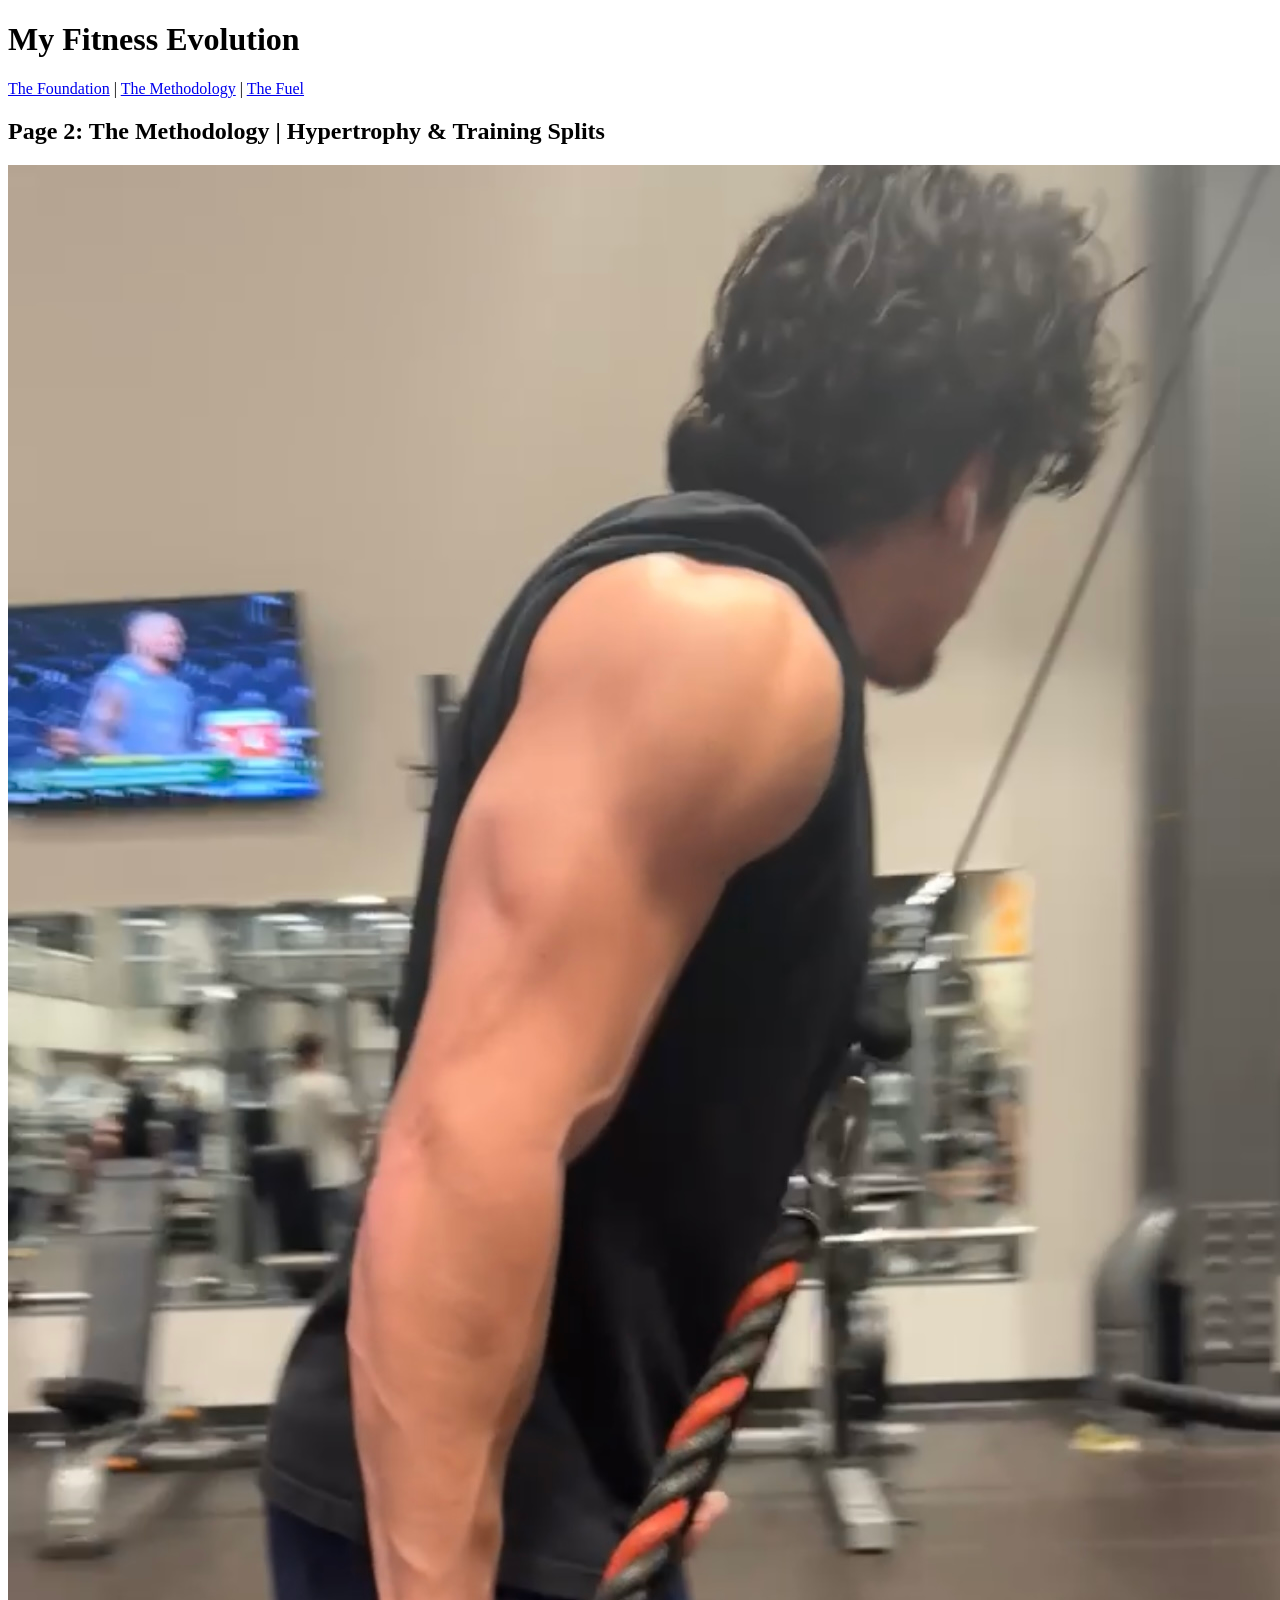
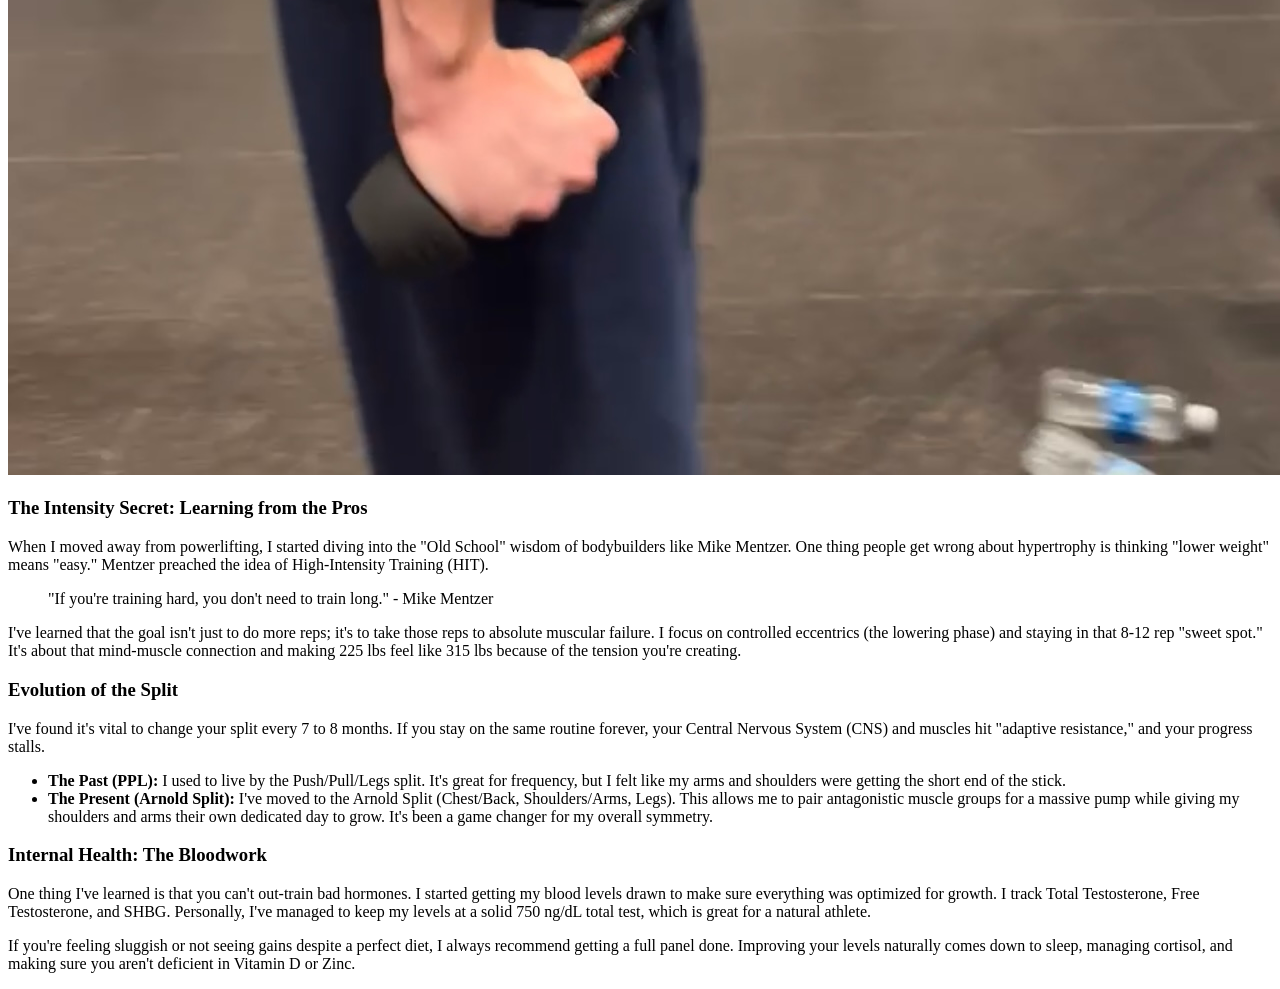
<file: project5/methodology.html>
<!DOCTYPE html>
<html lang="en">
<head>
    <meta charset="UTF-8">
    <meta name="viewport" content="width=device-width, initial-scale=1.0">
    <title>The Methodology | Hypertrophy & Training Splits</title>
</head>
<body>

    <header>
        <h1>My Fitness Evolution</h1>
        <nav>
            <a href="index.html">The Foundation</a> <span>|</span> 
            <a href="methodology.html">The Methodology</a> <span>|</span> 
            <a href="fuel.html">The Fuel</a>
        </nav>
    </header>

    <main>
        <section>
            <h2>Page 2: The Methodology | Hypertrophy & Training Splits</h2>
            
            <img src="../images/hypertrophy.jpg" alt="Performing a tricep pushdown cable exercise">

            <h3>The Intensity Secret: Learning from the Pros</h3>
            <p>When I moved away from powerlifting, I started diving into the "Old School" wisdom of bodybuilders like Mike Mentzer. One thing people get wrong about hypertrophy is thinking "lower weight" means "easy." Mentzer preached the idea of High-Intensity Training (HIT).</p>
            
            <blockquote>"If you're training hard, you don't need to train long." - Mike Mentzer</blockquote>
            
            <p>I've learned that the goal isn't just to do more reps; it's to take those reps to absolute muscular failure. I focus on controlled eccentrics (the lowering phase) and staying in that 8-12 rep "sweet spot." It's about that mind-muscle connection and making 225 lbs feel like 315 lbs because of the tension you're creating.</p>
        </section>

        <section>
            <h3>Evolution of the Split</h3>
            <p>I've found it's vital to change your split every 7 to 8 months. If you stay on the same routine forever, your Central Nervous System (CNS) and muscles hit "adaptive resistance," and your progress stalls.</p>
            <ul>
                <li><strong>The Past (PPL):</strong> I used to live by the Push/Pull/Legs split. It's great for frequency, but I felt like my arms and shoulders were getting the short end of the stick.</li>
                <li><strong>The Present (Arnold Split):</strong> I've moved to the Arnold Split (Chest/Back, Shoulders/Arms, Legs). This allows me to pair antagonistic muscle groups for a massive pump while giving my shoulders and arms their own dedicated day to grow. It's been a game changer for my overall symmetry.</li>
            </ul>
        </section>

        <section>
            <h3>Internal Health: The Bloodwork</h3>
            <p>One thing I've learned is that you can't out-train bad hormones. I started getting my blood levels drawn to make sure everything was optimized for growth. I track Total Testosterone, Free Testosterone, and SHBG. Personally, I've managed to keep my levels at a solid 750 ng/dL total test, which is great for a natural athlete.</p>
            <p>If you're feeling sluggish or not seeing gains despite a perfect diet, I always recommend getting a full panel done. Improving your levels naturally comes down to sleep, managing cortisol, and making sure you aren't deficient in Vitamin D or Zinc.</p>
        </section>
    </main>

</body>
</html>
</file>
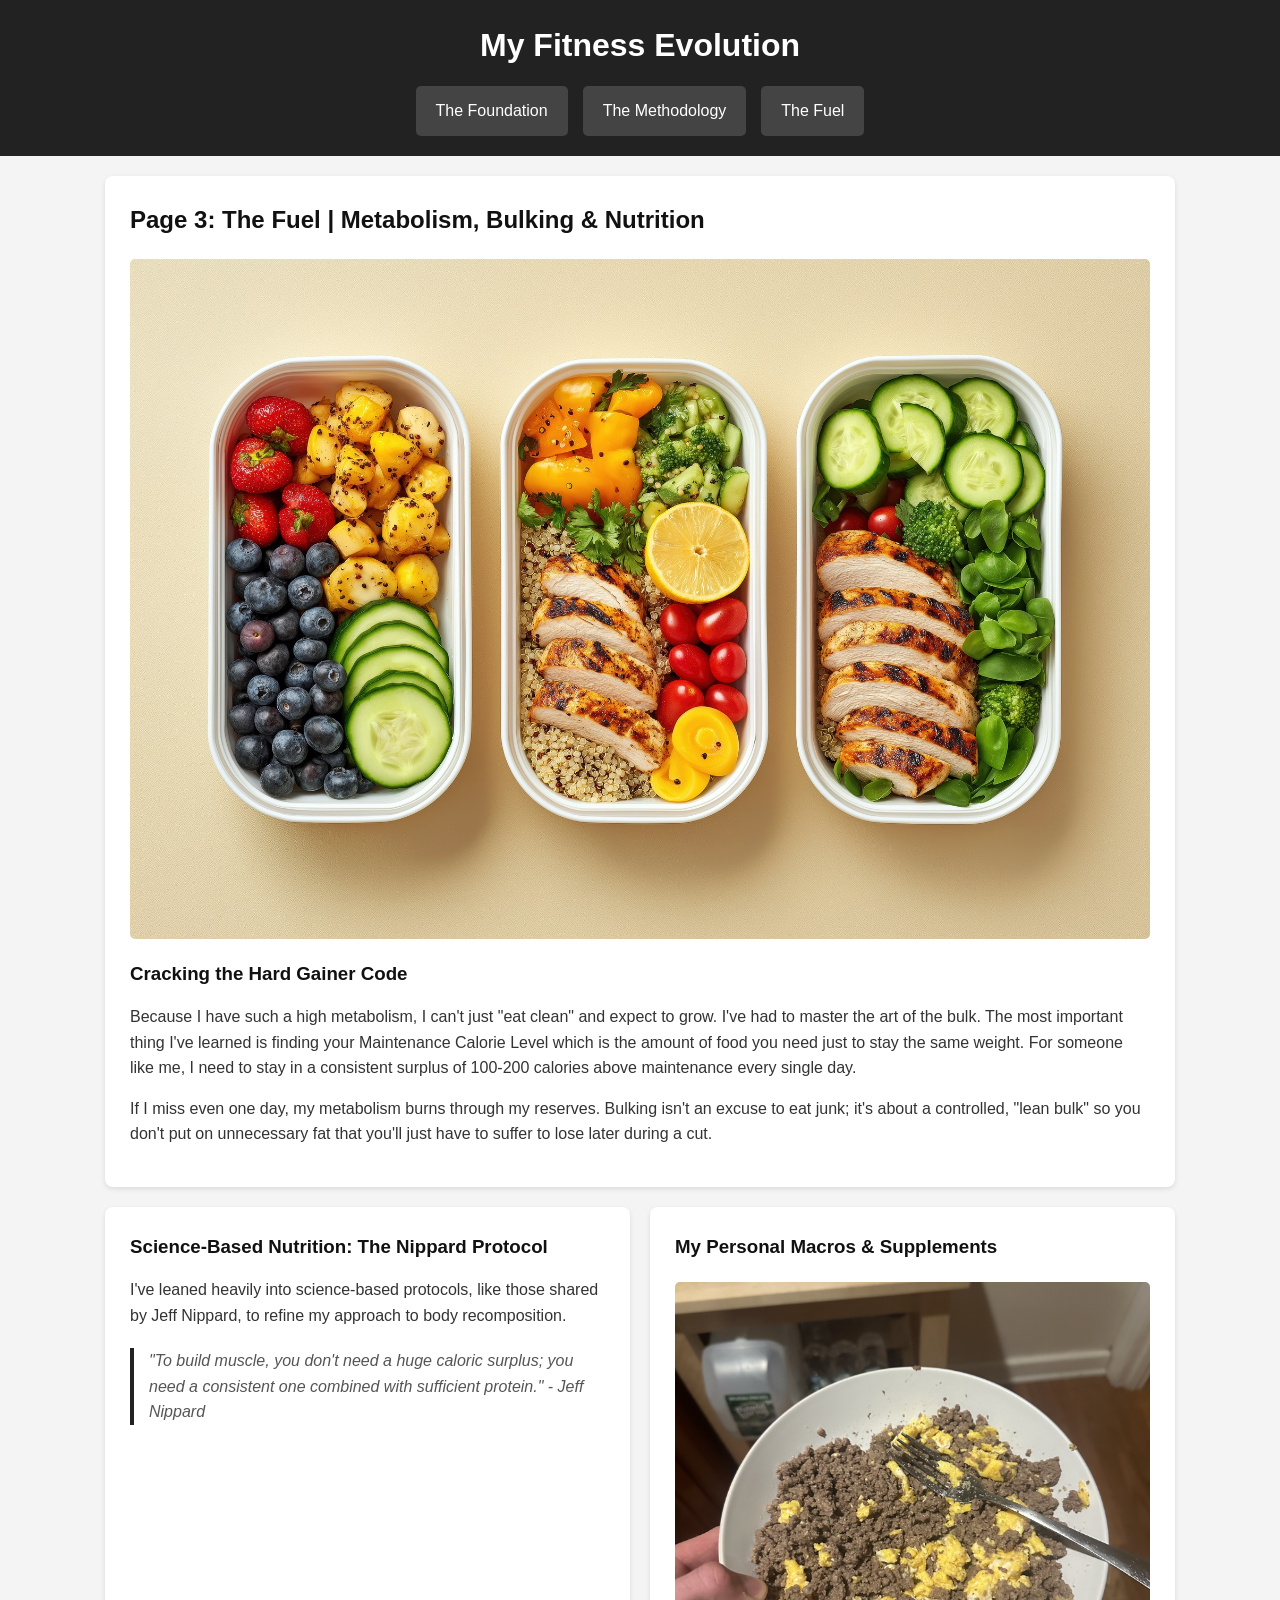
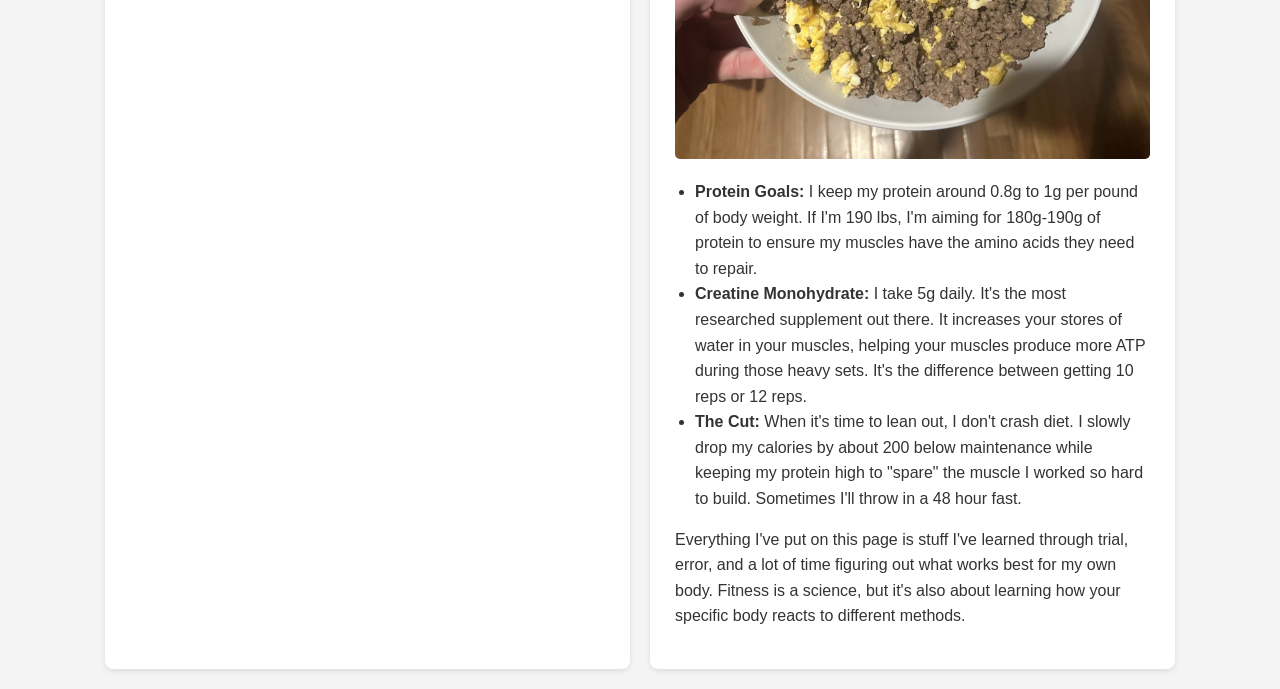
<file: project6/fuel.html>
<!DOCTYPE html>
<html lang="en">
<head>
    <meta charset="UTF-8">
    <meta name="viewport" content="width=device-width, initial-scale=1.0">
    <title>The Fuel | Metabolism, Bulking & Nutrition</title>
    <link rel="stylesheet" href="styles.css">
</head>
<body>

    <header>
        <h1>My Fitness Evolution</h1>
        <nav>
            <a href="index.html">The Foundation</a>
            <span>|</span> 
            <a href="methodology.html">The Methodology</a>
            <span>|</span> 
            <a href="fuel.html">The Fuel</a>
        </nav>
    </header>

    <main>
        <section>
            <h2>Page 3: The Fuel | Metabolism, Bulking & Nutrition</h2>
            
            <img src="../images/mealprep.jpg" alt="Three meal prep containers with healthy food">

            <h3>Cracking the Hard Gainer Code</h3>
            <p>Because I have such a high metabolism, I can't just "eat clean" and expect to grow. I've had to master the art of the bulk. The most important thing I've learned is finding your Maintenance Calorie Level which is the amount of food you need just to stay the same weight. For someone like me, I need to stay in a consistent surplus of 100-200 calories above maintenance every single day.</p>
            <p>If I miss even one day, my metabolism burns through my reserves. Bulking isn't an excuse to eat junk; it's about a controlled, "lean bulk" so you don't put on unnecessary fat that you'll just have to suffer to lose later during a cut.</p>
        </section>

        <section>
            <h3>Science-Based Nutrition: The Nippard Protocol</h3>
            <p>I've leaned heavily into science-based protocols, like those shared by Jeff Nippard, to refine my approach to body recomposition.</p>
            
            <blockquote>"To build muscle, you don't need a huge caloric surplus; you need a consistent one combined with sufficient protein." - Jeff Nippard</blockquote>
        </section>

        <section>
            <h3>My Personal Macros & Supplements</h3>
            
            <img src="../images/macros.jpg" alt="A bowl of ground beef and scrambled eggs">
            
            <ul>
                <li><strong>Protein Goals:</strong> I keep my protein around 0.8g to 1g per pound of body weight. If I'm 190 lbs, I'm aiming for 180g-190g of protein to ensure my muscles have the amino acids they need to repair.</li>
                <li><strong>Creatine Monohydrate:</strong> I take 5g daily. It's the most researched supplement out there. It increases your stores of water in your muscles, helping your muscles produce more ATP during those heavy sets. It's the difference between getting 10 reps or 12 reps.</li>
                <li><strong>The Cut:</strong> When it's time to lean out, I don't crash diet. I slowly drop my calories by about 200 below maintenance while keeping my protein high to "spare" the muscle I worked so hard to build. Sometimes I'll throw in a 48 hour fast.</li>
            </ul>
            
            <p>Everything I've put on this page is stuff I've learned through trial, error, and a lot of time figuring out what works best for my own body. Fitness is a science, but it's also about learning how your specific body reacts to different methods.</p>
        </section>
    </main>

</body>
</html>
</file>
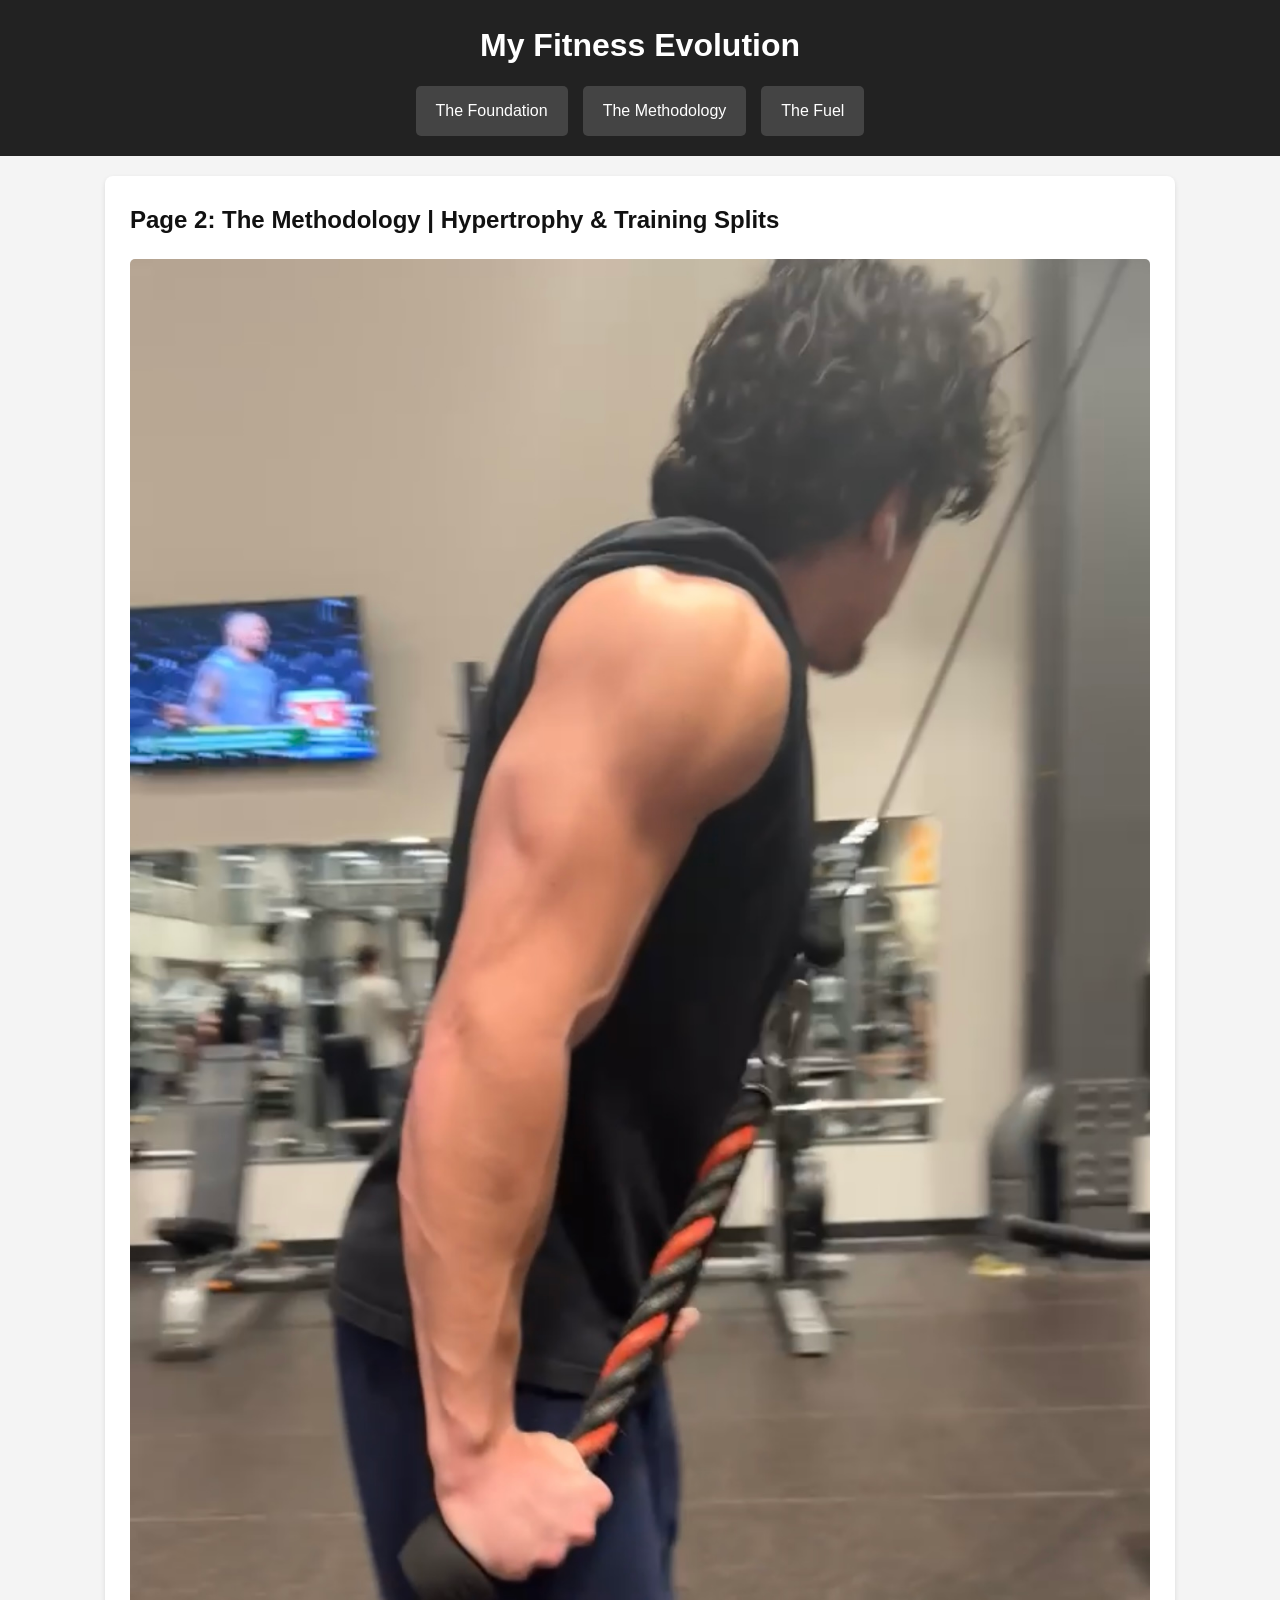
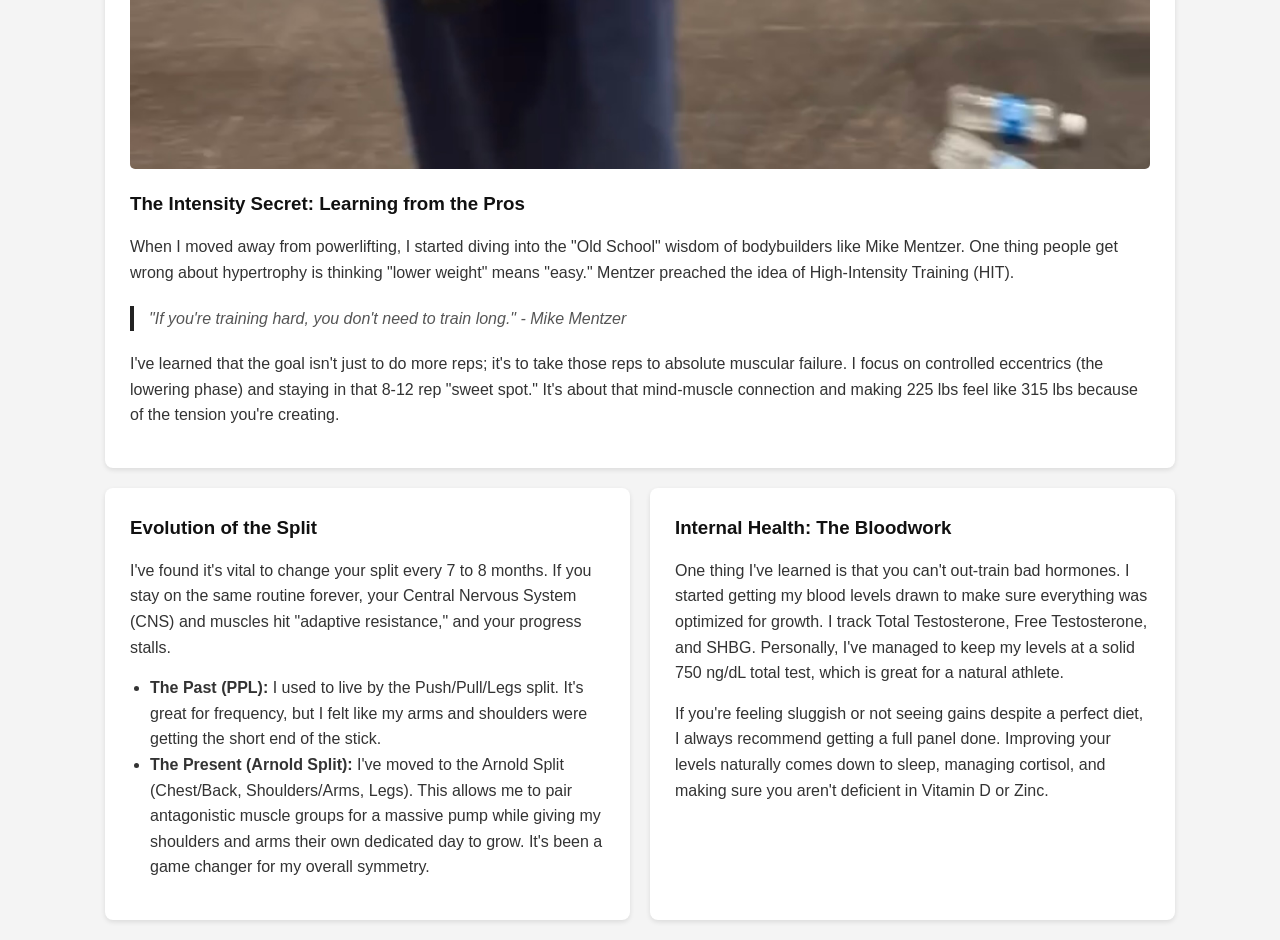
<file: project7/methodology.html>
<!DOCTYPE html>
<html lang="en">
<head>
    <meta charset="UTF-8">
    <meta name="viewport" content="width=device-width, initial-scale=1.0">
    <title>The Methodology | Hypertrophy & Training Splits</title>
    <link rel="stylesheet" href="styles.css">
</head>
<body>

    <header>
        <h1>My Fitness Evolution</h1>
        <nav>
            <a href="index.html">The Foundation</a> <span>|</span> 
            <a href="methodology.html">The Methodology</a> <span>|</span> 
            <a href="fuel.html">The Fuel</a>
        </nav>
    </header>

    <main>
        <section>
            <h2>Page 2: The Methodology | Hypertrophy & Training Splits</h2>
            
            <img src="../images/hypertrophy.jpg" alt="Performing a tricep pushdown cable exercise">

            <h3>The Intensity Secret: Learning from the Pros</h3>
            <p>When I moved away from powerlifting, I started diving into the "Old School" wisdom of bodybuilders like Mike Mentzer. One thing people get wrong about hypertrophy is thinking "lower weight" means "easy." Mentzer preached the idea of High-Intensity Training (HIT).</p>
            
            <blockquote>"If you're training hard, you don't need to train long." - Mike Mentzer</blockquote>
            
            <p>I've learned that the goal isn't just to do more reps; it's to take those reps to absolute muscular failure. I focus on controlled eccentrics (the lowering phase) and staying in that 8-12 rep "sweet spot." It's about that mind-muscle connection and making 225 lbs feel like 315 lbs because of the tension you're creating.</p>
        </section>

        <section>
            <h3>Evolution of the Split</h3>
            <p>I've found it's vital to change your split every 7 to 8 months. If you stay on the same routine forever, your Central Nervous System (CNS) and muscles hit "adaptive resistance," and your progress stalls.</p>
            <ul>
                <li><strong>The Past (PPL):</strong> I used to live by the Push/Pull/Legs split. It's great for frequency, but I felt like my arms and shoulders were getting the short end of the stick.</li>
                <li><strong>The Present (Arnold Split):</strong> I've moved to the Arnold Split (Chest/Back, Shoulders/Arms, Legs). This allows me to pair antagonistic muscle groups for a massive pump while giving my shoulders and arms their own dedicated day to grow. It's been a game changer for my overall symmetry.</li>
            </ul>
        </section>

        <section>
            <h3>Internal Health: The Bloodwork</h3>
            <p>One thing I've learned is that you can't out-train bad hormones. I started getting my blood levels drawn to make sure everything was optimized for growth. I track Total Testosterone, Free Testosterone, and SHBG. Personally, I've managed to keep my levels at a solid 750 ng/dL total test, which is great for a natural athlete.</p>
            <p>If you're feeling sluggish or not seeing gains despite a perfect diet, I always recommend getting a full panel done. Improving your levels naturally comes down to sleep, managing cortisol, and making sure you aren't deficient in Vitamin D or Zinc.</p>
        </section>
    </main>

</body>
</html>
</file>
<file: finalproject/styles.css>
* {
    box-sizing: border-box;
    margin: 0;
    padding: 0;
}

body {
    font-family: 'Inter', Arial, sans-serif;
    line-height: 1.6;
    background-color: #f4f4f4;
    color: #333;
    display: flex;
    flex-direction: column;
    min-height: 100vh;
}

h1, h2, h3 {
    font-family: 'Oswald', 'Arial Narrow', Arial, sans-serif;
    font-weight: 600;
    letter-spacing: 0.5px;
    margin-bottom: 15px;
    color: #111;
}

h1 { font-size: 2rem; text-transform: uppercase; }
h2 { font-size: 1.6rem; }
h3 { font-size: 1.25rem; text-transform: uppercase; }

.skip-link {
    position: absolute;
    top: -40px;
    left: 0;
    background: #c0392b;
    color: #fff;
    padding: 8px 14px;
    z-index: 1000;
    text-decoration: none;
    font-family: 'Oswald', sans-serif;
    text-transform: uppercase;
    letter-spacing: 1px;
    border-radius: 0 0 4px 0;
}

.skip-link:focus {
    top: 0;
}

header {
    background: linear-gradient(135deg, #1a1a1a 0%, #2c2c2c 100%);
    color: #fff;
    padding: 25px 20px;
    text-align: center;
    border-bottom: 4px solid #c0392b;
}

header h1 {
    color: #ffffff;
    font-size: 2.2rem;
}

nav {
    display: flex;
    flex-direction: column;
    gap: 12px;
    margin-top: 18px;
    align-items: center;
}

nav span {
    display: none;
}

nav a {
    color: #fff;
    text-decoration: none;
    padding: 12px 22px;
    background-color: #444;
    border-radius: 5px;
    width: 80%;
    text-align: center;
    font-family: 'Oswald', sans-serif;
    text-transform: uppercase;
    letter-spacing: 1px;
    font-size: 0.95rem;
    transition: background 0.3s ease, transform 0.2s ease;
}

nav a:hover {
    background-color: #c0392b;
    transform: translateY(-2px);
}

main {
    display: flex;
    flex-wrap: wrap;
    gap: 20px;
    width: 100%;
    max-width: 1100px;
    margin: 25px auto;
    padding: 0 15px;
    flex: 1;
}

section {
    flex: 1 1 100%;
    background: #fff;
    padding: 25px;
    border-radius: 8px;
    box-shadow: 0 2px 8px rgba(0, 0, 0, 0.08);
}

p, ul {
    margin-bottom: 15px;
}

ul {
    margin-left: 20px;
}

img {
    max-width: 100%;
    height: auto;
    display: block;
    border-radius: 5px;
    margin: 20px 0;
}

blockquote {
    font-style: italic;
    border-left: 4px solid #c0392b;
    padding: 10px 18px;
    margin: 20px 0;
    color: #555;
    background: #faf5f4;
    border-radius: 0 6px 6px 0;
}

strong { color: #111; }

footer {
    background: #1a1a1a;
    color: #ccc;
    text-align: center;
    padding: 25px 20px;
    margin-top: auto;
    border-top: 4px solid #c0392b;
}

footer .footer-blurb {
    font-family: 'Oswald', sans-serif;
    text-transform: uppercase;
    letter-spacing: 2px;
    font-size: 1.1rem;
    color: #fff;
    margin-bottom: 6px;
}

footer .footer-copyright {
    font-size: 0.85rem;
    color: #999;
}

.page-methodology section:first-of-type {
    display: grid;
    grid-template-columns: 1fr;
    gap: 20px;
}

.page-methodology section:first-of-type img {
    max-width: 320px;
    width: 100%;
    margin: 0 auto;
    aspect-ratio: 4 / 5;
    object-fit: cover;
    border: 3px solid #1a1a1a;
    box-shadow: 0 4px 12px rgba(0, 0, 0, 0.15);
}

.page-methodology section:nth-of-type(2) ul {
    list-style: none;
    margin: 0;
    padding: 0;
    display: grid;
    grid-template-columns: 1fr;
    gap: 15px;
}

.page-methodology section:nth-of-type(2) li {
    background: linear-gradient(135deg, #2c2c2c 0%, #1a1a1a 100%);
    color: #f0f0f0;
    padding: 20px;
    border-radius: 8px;
    border-left: 5px solid #c0392b;
    line-height: 1.55;
}

.page-methodology section:nth-of-type(2) li strong {
    color: #fff;
    display: block;
    font-family: 'Oswald', sans-serif;
    text-transform: uppercase;
    font-size: 1rem;
    letter-spacing: 1px;
    margin-bottom: 8px;
    padding-bottom: 6px;
    border-bottom: 1px solid rgba(192, 57, 43, 0.5);
}

/* Bloodwork section: featured stat callout */
.page-methodology .stat-callout {
    background: linear-gradient(135deg, #c0392b 0%, #8e2a20 100%);
    color: #fff;
    text-align: center;
    padding: 20px 15px;
    border-radius: 8px;
    margin: 18px 0;
    box-shadow: 0 3px 10px rgba(192, 57, 43, 0.25);
}

.page-methodology .stat-callout .stat-number {
    font-family: 'Oswald', sans-serif;
    font-size: 2.4rem;
    font-weight: 700;
    display: block;
    line-height: 1.1;
}

.page-methodology .stat-callout .stat-label {
    font-family: 'Oswald', sans-serif;
    text-transform: uppercase;
    letter-spacing: 2px;
    font-size: 0.85rem;
    margin-top: 6px;
    opacity: 0.9;
}


@media (min-width: 768px) {

    nav {
        flex-direction: row;
        justify-content: center;
        gap: 18px;
    }

    nav a {
        width: auto;
    }

    section:nth-of-type(2),
    section:nth-of-type(3) {
        flex: 1 1 calc(50% - 10px);
    }

    .page-methodology section:first-of-type {
        grid-template-columns: 320px 1fr;
        grid-template-areas:
            "title title"
            "image text";
        align-items: start;
        gap: 25px 30px;
    }

    .page-methodology section:first-of-type > h2 { grid-area: title; }
    .page-methodology section:first-of-type > img { grid-area: image; margin: 0; }
    .page-methodology section:first-of-type > div { grid-area: text; }

    .page-methodology section:nth-of-type(2) ul {
        grid-template-columns: 1fr 1fr;
    }

    .page-methodology section:nth-of-type(2) {
        flex: 1 1 60%;
    }

    .page-methodology section:nth-of-type(3) {
        flex: 1 1 calc(40% - 20px);
    }
}

@media (min-width: 1024px) {
    h1 { font-size: 2.4rem; }
    header h1 { font-size: 2.6rem; }
}
</file>
<file: project7/styles.css>
* {
    box-sizing: border-box;
    margin: 0;
    padding: 0;
}

body {
    font-family: Arial, sans-serif;
    line-height: 1.6;
    background-color: #f4f4f4;
    color: #333;
}

header {
    background-color: #222;
    color: #fff;
    padding: 20px;
    text-align: center;
}

header h1 {
    color: #ffffff;
}

nav {
    display: flex;
    flex-direction: column; 
    gap: 15px;
    margin-top: 15px;
    align-items: center;
}

nav span {
    display: none;
}

nav a {
    color: #fff;
    text-decoration: none;
    padding: 12px 20px;
    background-color: #444;
    border-radius: 5px;
    width: 80%;
    text-align: center;
    transition: background 0.3s ease;
}

nav a:hover {
    background-color: #666;
}


main {
    display: flex;
    flex-wrap: wrap;
    gap: 20px;
    max-width: 1100px;
    margin: 20px auto;
    padding: 0 15px;
}

section {
    flex: 1 1 100%; 
    background: #fff;
    padding: 25px;
    border-radius: 8px;
    box-shadow: 0 2px 5px rgba(0,0,0,0.1);
}

h1, h2, h3 {
    margin-bottom: 15px;
    color: #111;
}

p, ul {
    margin-bottom: 15px;
}

ul {
    margin-left: 20px;
}

img {
    max-width: 100%;
    height: auto;
    display: block;
    border-radius: 5px;
    margin: 20px 0;
}

blockquote {
    font-style: italic;
    border-left: 4px solid #222;
    padding-left: 15px;
    margin: 20px 0;
    color: #555;
}

@media (min-width: 768px) {
    
    nav {
        flex-direction: row;
        justify-content: center;
    }
    
    nav a {
        width: auto; 
    }

    section:nth-of-type(2),
    section:nth-of-type(3) {
        flex: 1 1 calc(50% - 10px);
    }
}
</file>
<file: project6/styles.css>
* {
    box-sizing: border-box;
    margin: 0;
    padding: 0;
}

body {
    font-family: Arial, sans-serif;
    line-height: 1.6;
    background-color: #f4f4f4;
    color: #333;
}

header {
    background-color: #222;
    color: #fff;
    padding: 20px;
    text-align: center;
}

header h1 {
    color: #ffffff;
}

nav {
    display: flex;
    flex-direction: column; 
    gap: 15px;
    margin-top: 15px;
    align-items: center;
}

nav span {
    display: none;
}

nav a {
    color: #fff;
    text-decoration: none;
    padding: 12px 20px;
    background-color: #444;
    border-radius: 5px;
    width: 80%;
    text-align: center;
    transition: background 0.3s ease;
}

nav a:hover {
    background-color: #666;
}


main {
    display: flex;
    flex-wrap: wrap;
    gap: 20px;
    max-width: 1100px;
    margin: 20px auto;
    padding: 0 15px;
}

section {
    flex: 1 1 100%; 
    background: #fff;
    padding: 25px;
    border-radius: 8px;
    box-shadow: 0 2px 5px rgba(0,0,0,0.1);
}

h1, h2, h3 {
    margin-bottom: 15px;
    color: #111;
}

p, ul {
    margin-bottom: 15px;
}

ul {
    margin-left: 20px;
}

img {
    max-width: 100%;
    height: auto;
    display: block;
    border-radius: 5px;
    margin: 20px 0;
}

blockquote {
    font-style: italic;
    border-left: 4px solid #222;
    padding-left: 15px;
    margin: 20px 0;
    color: #555;
}

@media (min-width: 768px) {
    
    nav {
        flex-direction: row;
        justify-content: center;
    }
    
    nav a {
        width: auto; 
    }

    section:nth-of-type(2),
    section:nth-of-type(3) {
        flex: 1 1 calc(50% - 10px);
    }
}
</file>
